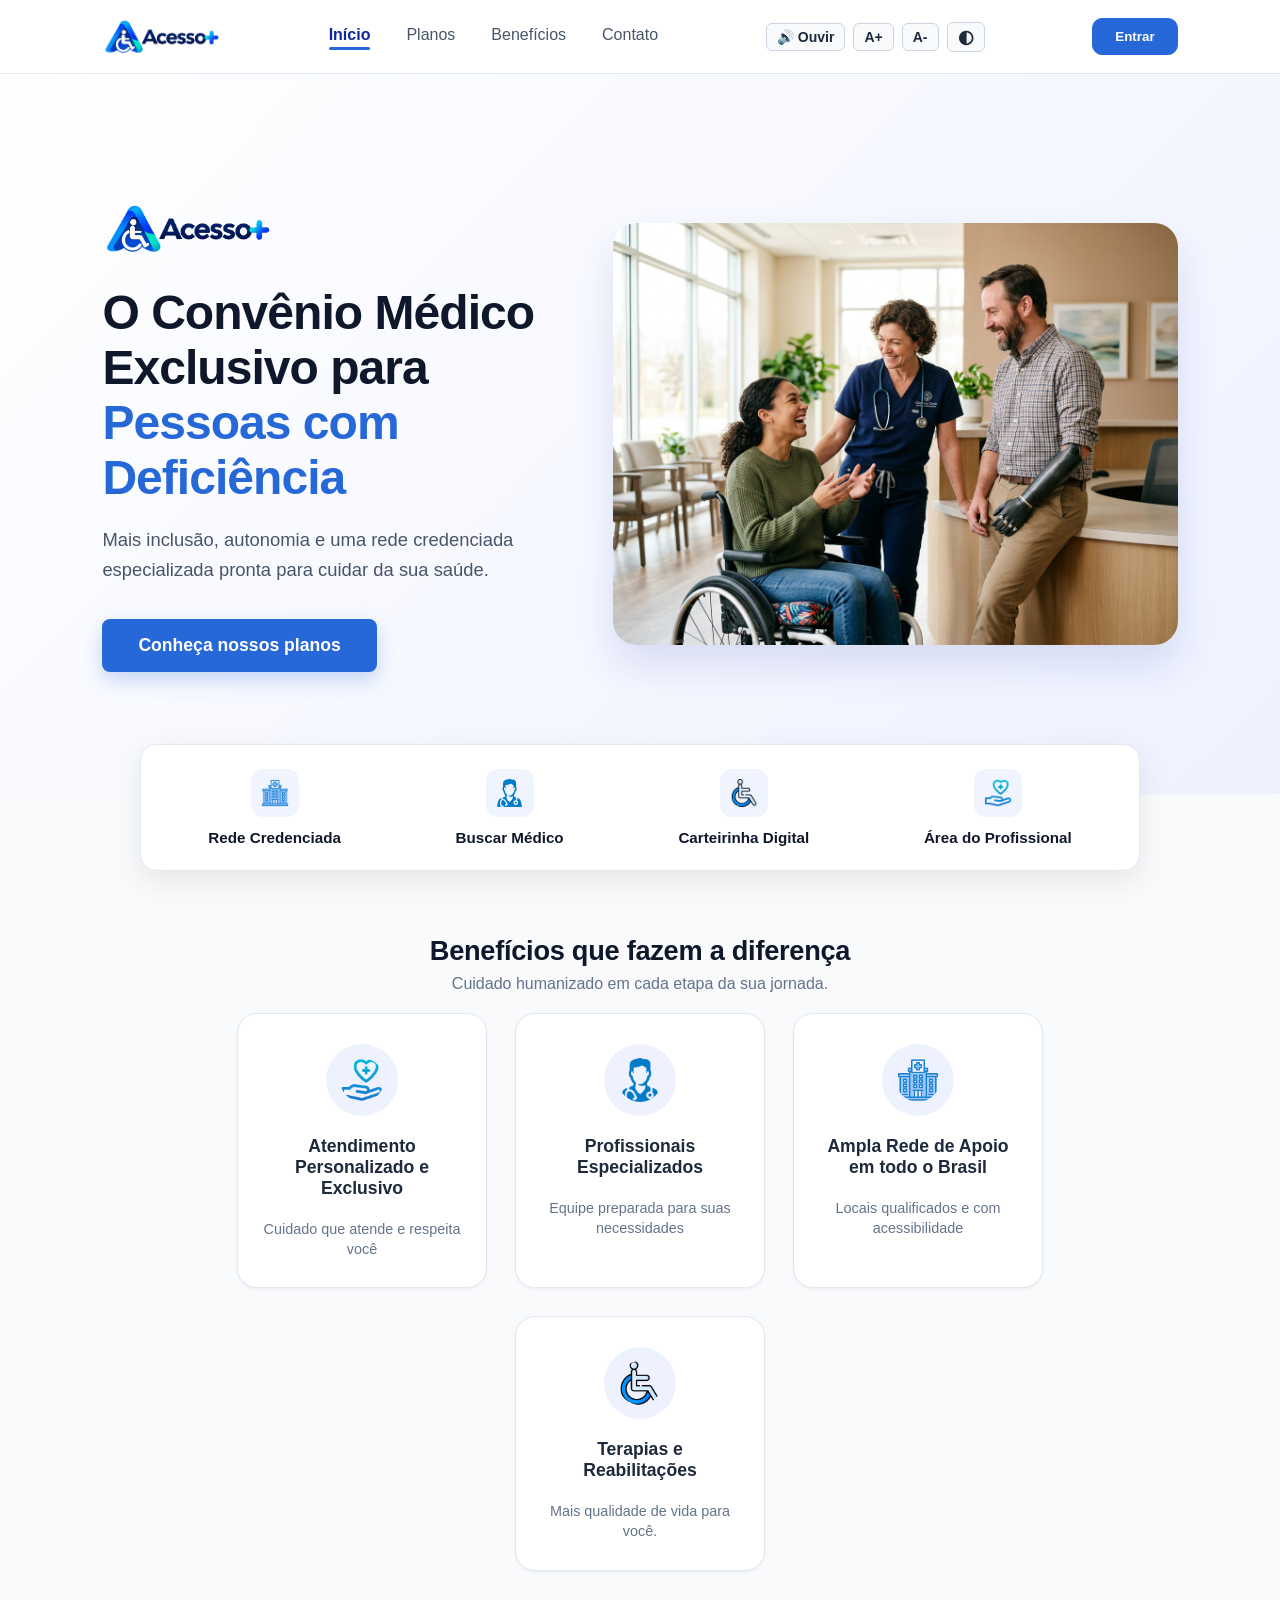
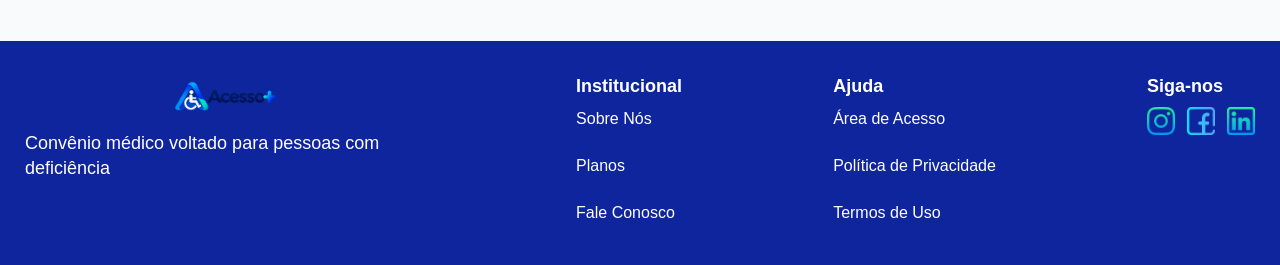
<file: index.html>
<!DOCTYPE html>
<html lang="pt-br">
<head>
    <meta charset="UTF-8">
    <meta name="viewport" content="width=device-width, initial-scale=1.0">
    <title>Acesso+</title>
    <link rel="stylesheet" href="css/edit.css">
    <link rel="stylesheet" href="css/acessibilidade.css">
</head>
<body>
    <nav>
        <div class="img-logo">
            <img src="img/logo.png" alt="Logo Acesso+" class="logo-img">
        </div>

        <div class="links-nav">
            <a href="index.html" class="link-ativo">Início</a>
            <a href="planos.html">Planos</a>
            <a href="#beneficios">Benefícios</a>
            <a href="#contato">Contato</a>
        </div>

        <!-- Botões de Acessibilidade -->
        <div class="acessibilidade-botoes" aria-label="Controles de acessibilidade">
            <button type="button" id="btn-leitor-voz" onclick="ligarLeitorVoz()" title="Leitor de Tela" class="btn-acessibilidade">🔊 Ouvir</button>
            <button type="button" onclick="mudarFonte(1)" title="Aumentar Texto" class="btn-acessibilidade">A+</button>
            <button type="button" onclick="mudarFonte(-1)" title="Diminuir Texto" class="btn-acessibilidade">A-</button>
            <button type="button" onclick="alternarContraste()" title="Modo Escuro/Alto Contraste" class="btn-acessibilidade icone">◐</button>
        </div>

        <button class="btn-nav" onclick="irParaLogin()">Entrar</button>
    </nav>

    <header>
        <div class="header-content">
            <img src="img/logo.png" alt="Logo Acesso+" class="hero-logo">
            <h1 class="hero-title">O Convênio Médico Exclusivo para <span class="highlight">Pessoas com Deficiência</span></h1>
            <p>Mais inclusão, autonomia e uma rede credenciada especializada pronta para cuidar da sua saúde.</p>
            <a href="planos.html" class="btn-planos">Conheça nossos planos</a>
        </div>
        <div class="img-header">
            <img src="img/pessoas_home_nova_foto.jpg" alt="Foto realista de pacientes com deficiência interagindo com uma médica">
        </div>
    </header>

    <div class="quick-access-container">
        <div class="quick-access">
            <a href="redeCredenciada.php" class="qa-item">
                <img src="img/hospital.png" alt="Hospital">
                <span>Rede Credenciada</span>
            </a>
            <a href="areaUsuario.php" class="qa-item">
                <img src="img/medico.png" alt="Médico">
                <span>Buscar Médico</span>
            </a>
            <a href="areaUsuario.php" class="qa-item">
                <img src="img/pcd.png" alt="Carteirinha">
                <span>Carteirinha Digital</span>
            </a>
            <a href="loginProfissional.html" class="qa-item">
                <img src="img/cuidados-de-saude.png" alt="Profissional">
                <span>Área do Profissional</span>
            </a>
        </div>
    </div>

    <main id="beneficios">
        <h1>Benefícios que fazem a diferença</h1>
        <p class="cards-introducao">Cuidado humanizado em cada etapa da sua jornada.</p>

        <div class="cards">
            <div class="card-content">
                <img src="img/cuidados-de-saude.png" alt="Ícone de cuidados de saúde" class="card-img">
                <div class="card-body">
                    <h3 class="card-title">Atendimento Personalizado e Exclusivo</h3>
                    <p class="card-description">Cuidado que atende e respeita você</p>
                </div>
            </div>

            <div class="card-content">
                <img src="img/medico.png" alt="Ícone de profissional de saúde" class="card-img">
                <div class="card-body">
                    <h3 class="card-title">Profissionais Especializados</h3>
                    <p class="card-description">Equipe preparada para suas necessidades</p>
                </div>
            </div>

            <div class="card-content">
                <img src="img/hospital.png" alt="Ícone de hospital" class="card-img">
                <div class="card-body">
                    <h3 class="card-title">Ampla Rede de Apoio em todo o Brasil</h3>
                    <p class="card-description">Locais qualificados e com acessibilidade</p>
                </div>
            </div>

            <div class="card-content">
                <img src="img/pcd.png" alt="Ícone representando pessoa com deficiência" class="card-img">
                <div class="card-body">
                    <h3 class="card-title">Terapias e Reabilitações</h3>
                    <p class="card-description">Mais qualidade de vida para você.</p>
                </div>
            </div>
        </div>
    </main>

    <footer id="contato">
        <div class="footer-content">
            <div class="footer-block">
                <img src="img/logo.png" alt="Logo Acesso+" class="img-logo-footer">
                <p>Convênio médico voltado para pessoas com deficiência</p>
            </div>

            <div class="footer-block">
                <h4>Institucional</h4>
                <a href="#beneficios">Sobre Nós</a>
                <br>
                <a href="planos.html">Planos</a>
                <br>
                <a href="#contato">Fale Conosco</a>
            </div>

            <div class="footer-block">
                <h4>Ajuda</h4>
                <a href="escolhaLogin.html">Área de Acesso</a>
                <br>
                <a href="#contato">Política de Privacidade</a>
                <br>
                <a href="#contato">Termos de Uso</a>
            </div>

            <div class="footer-siga">
                <h4>Siga-nos</h4>
                <div class="social-icons">
                    <a href="https://www.instagram.com" target="_blank" rel="noopener noreferrer"><img src="img/instagram.png" alt="Instagram" class="footer-img-siganos"></a>
                    <a href="https://www.facebook.com" target="_blank" rel="noopener noreferrer"><img src="img/facebook.png" alt="Facebook" class="footer-img-siganos"></a>
                    <a href="https://www.linkedin.com" target="_blank" rel="noopener noreferrer"><img src="img/linkedin.png" alt="LinkedIn" class="footer-img-siganos"></a>
                </div>
            </div>
        </div>
    </footer>

    <!-- Widget oficial VLibras (Tradução em Libras - Gov.br) -->
    <div vw class="enabled">
        <div vw-access-button class="active"></div>
        <div vw-plugin-wrapper>
            <div class="vw-plugin-top-wrapper"></div>
        </div>
    </div>
    <script src="https://vlibras.gov.br/app/vlibras-plugin.js"></script>
    <script>
        new window.VLibras.Widget('https://vlibras.gov.br/app');
    </script>

    <script src="js/index.js"></script>
    <script src="js/acessibilidade.js"></script>
</body>
</html>
</file>
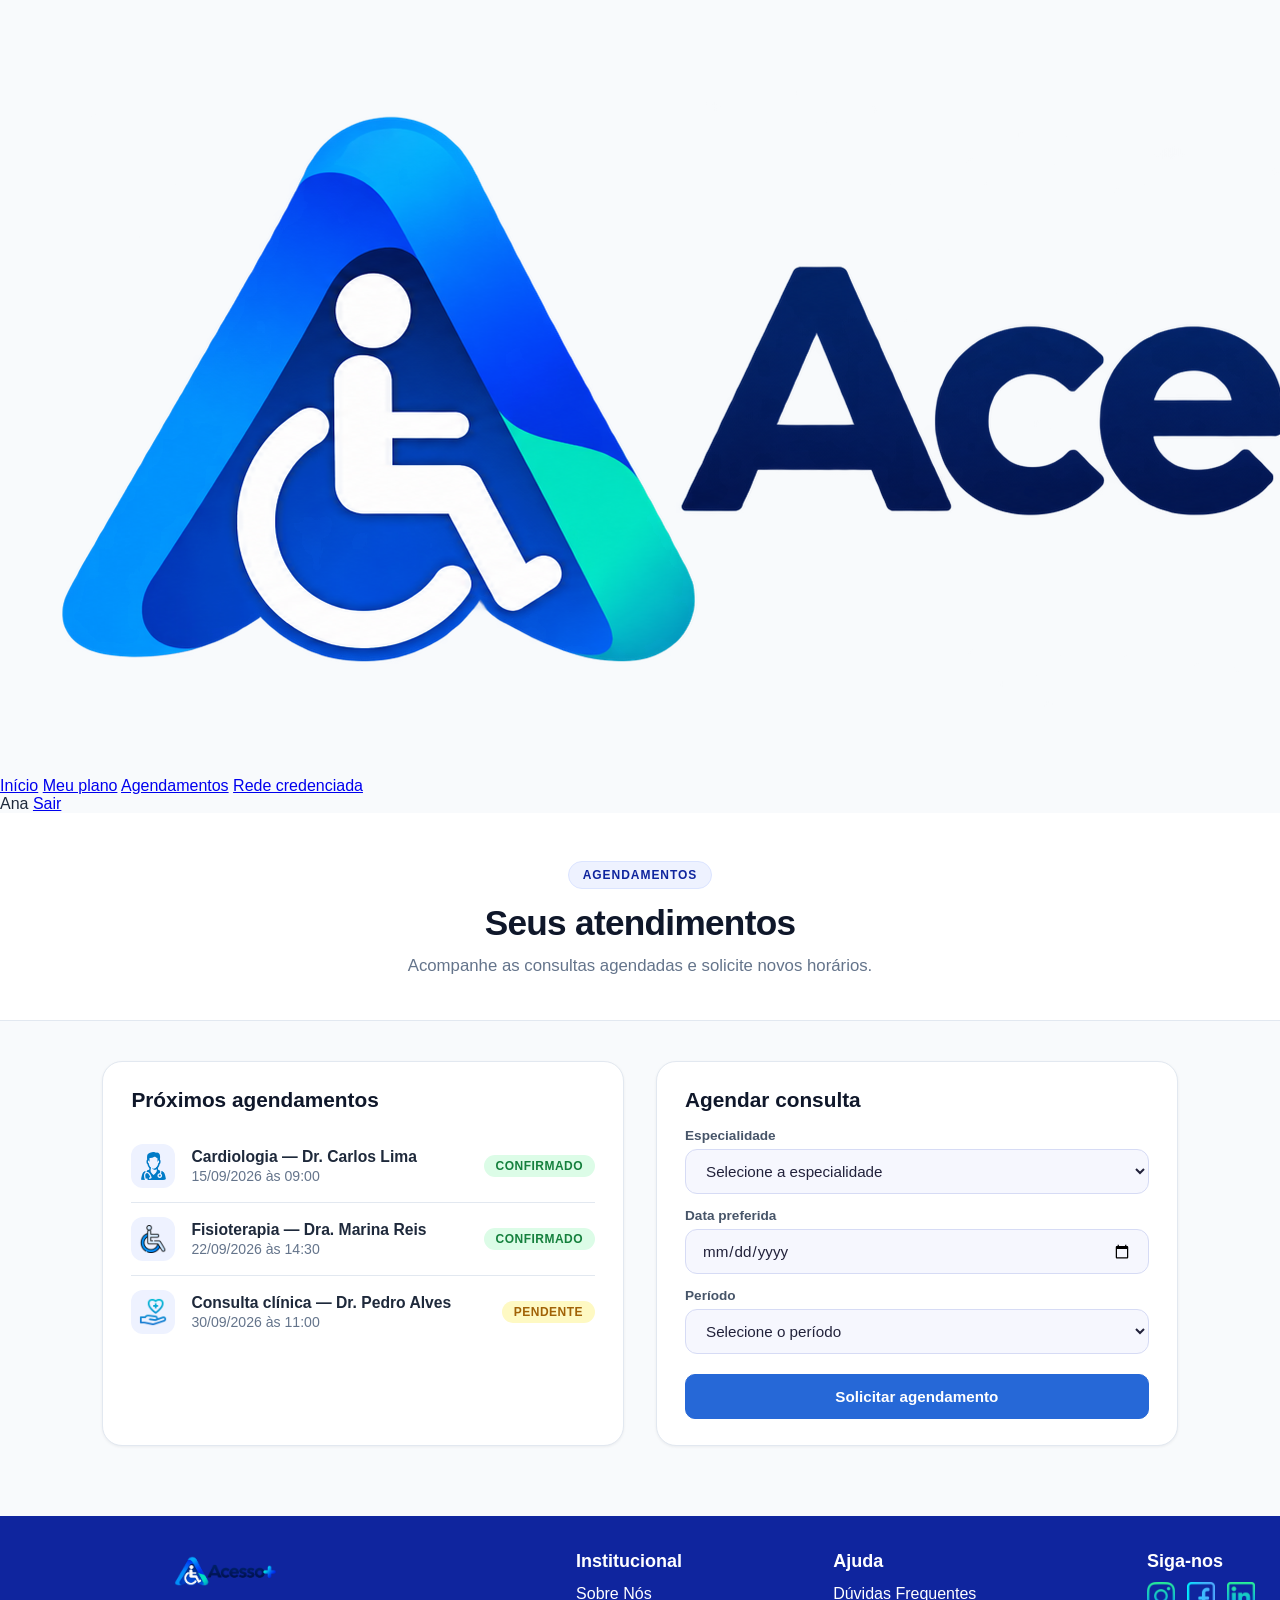
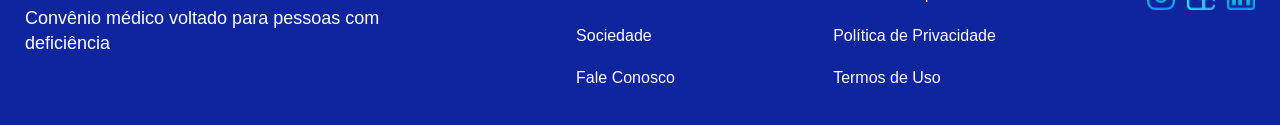
<file: agendamentos.html>
<!DOCTYPE html>
<html lang="pt-br">
<head>
    <meta charset="UTF-8">
    <meta name="viewport" content="width=device-width, initial-scale=1.0">
    <title>Acesso+ | Agendamentos</title>
    <link rel="stylesheet" href="css/areaUsuario.css">
</head>
<body>
    <nav>
        <div class="img-logo">
            <img src="img/logo.png" alt="Logo Acesso+" class="logo-img">
        </div>

        <div class="links-nav">
            <a href="areaUsuario.html">Início</a>
            <a href="meuPlano.html">Meu plano</a>
            <a href="agendamentos.html" class="link-ativo">Agendamentos</a>
            <a href="redeCredenciada.html">Rede credenciada</a>
        </div>

        <div class="nav-usuario">
            <span class="nav-nome">Ana</span>
            <a href="index.html" class="btn-nav">Sair</a>
        </div>
    </nav>

    <header class="area-header">
        <div class="header-content">
            <span class="eyebrow">Agendamentos</span>
            <h1>Seus atendimentos</h1>
            <p>Acompanhe as consultas agendadas e solicite novos horários.</p>
        </div>
    </header>

    <main>
        <div class="painel">
            <section class="agendamentos">
                <h2>Próximos agendamentos</h2>

                <!-- Dados fictícios para demonstração acadêmica do TCC. -->
                <div class="agendamento-item">
                    <img src="img/medico.png" alt="Ícone de consulta" class="agendamento-icone">
                    <div class="agendamento-info">
                        <h3>Cardiologia — Dr. Carlos Lima</h3>
                        <p>15/09/2026 às 09:00</p>
                    </div>
                    <span class="status confirmado">Confirmado</span>
                </div>

                <div class="agendamento-item">
                    <img src="img/pcd.png" alt="Ícone de fisioterapia" class="agendamento-icone">
                    <div class="agendamento-info">
                        <h3>Fisioterapia — Dra. Marina Reis</h3>
                        <p>22/09/2026 às 14:30</p>
                    </div>
                    <span class="status confirmado">Confirmado</span>
                </div>

                <div class="agendamento-item">
                    <img src="img/cuidados-de-saude.png" alt="Ícone de consulta clínica" class="agendamento-icone">
                    <div class="agendamento-info">
                        <h3>Consulta clínica — Dr. Pedro Alves</h3>
                        <p>30/09/2026 às 11:00</p>
                    </div>
                    <span class="status pendente">Pendente</span>
                </div>
            </section>

            <section class="novo-agendamento">
                <h2>Agendar consulta</h2>

                <form action="agendamentos.html">
                    <label for="especialidade">Especialidade</label>
                    <select id="especialidade" name="especialidade" required>
                        <option value="" disabled selected hidden>Selecione a especialidade</option>
                        <option value="cardiologia">Cardiologia</option>
                        <option value="fonoaudiologia">Fonoaudiologia</option>
                        <option value="fisioterapia">Fisioterapia</option>
                        <option value="clinica">Clínica geral</option>
                    </select>

                    <label for="data">Data preferida</label>
                    <input type="date" id="data" name="data" required>

                    <label for="periodo">Período</label>
                    <select id="periodo" name="periodo" required>
                        <option value="" disabled selected hidden>Selecione o período</option>
                        <option value="manha">Manhã</option>
                        <option value="tarde">Tarde</option>
                    </select>

                    <button type="submit">Solicitar agendamento</button>
                </form>
            </section>
        </div>
    </main>

    <footer>
        <div class="footer-content">
            <div class="footer-block">
                <img src="img/logo.png" alt="Logo Acesso+" class="img-logo-footer">
                <p>Convênio médico voltado para pessoas com deficiência</p>
            </div>

            <div class="footer-block">
                <h4>Institucional</h4>
                <a href="">Sobre Nós</a>
                <br>
                <a href="">Sociedade</a>
                <br>
                <a href="">Fale Conosco</a>
            </div>

            <div class="footer-block">
                <h4>Ajuda</h4>
                <a href="">Dúvidas Frequentes</a>
                <br>
                <a href="">Política de Privacidade</a>
                <br>
                <a href="">Termos de Uso</a>
            </div>

            <div class="footer-siga">
                <h4>Siga-nos</h4>
                <div class="social-icons">
                    <a href="youtube.com"><img src="img/instagram.png" alt="Instagram" class="footer-img-siganos"></a>
                    <a href=""><img src="img/facebook.png" alt="Facebook" class="footer-img-siganos"></a>
                    <a href=""><img src="img/linkedin.png" alt="LinkedIn" class="footer-img-siganos"></a>
                </div>
            </div>
        </div>
    </footer>
</body>
</html>
</file>
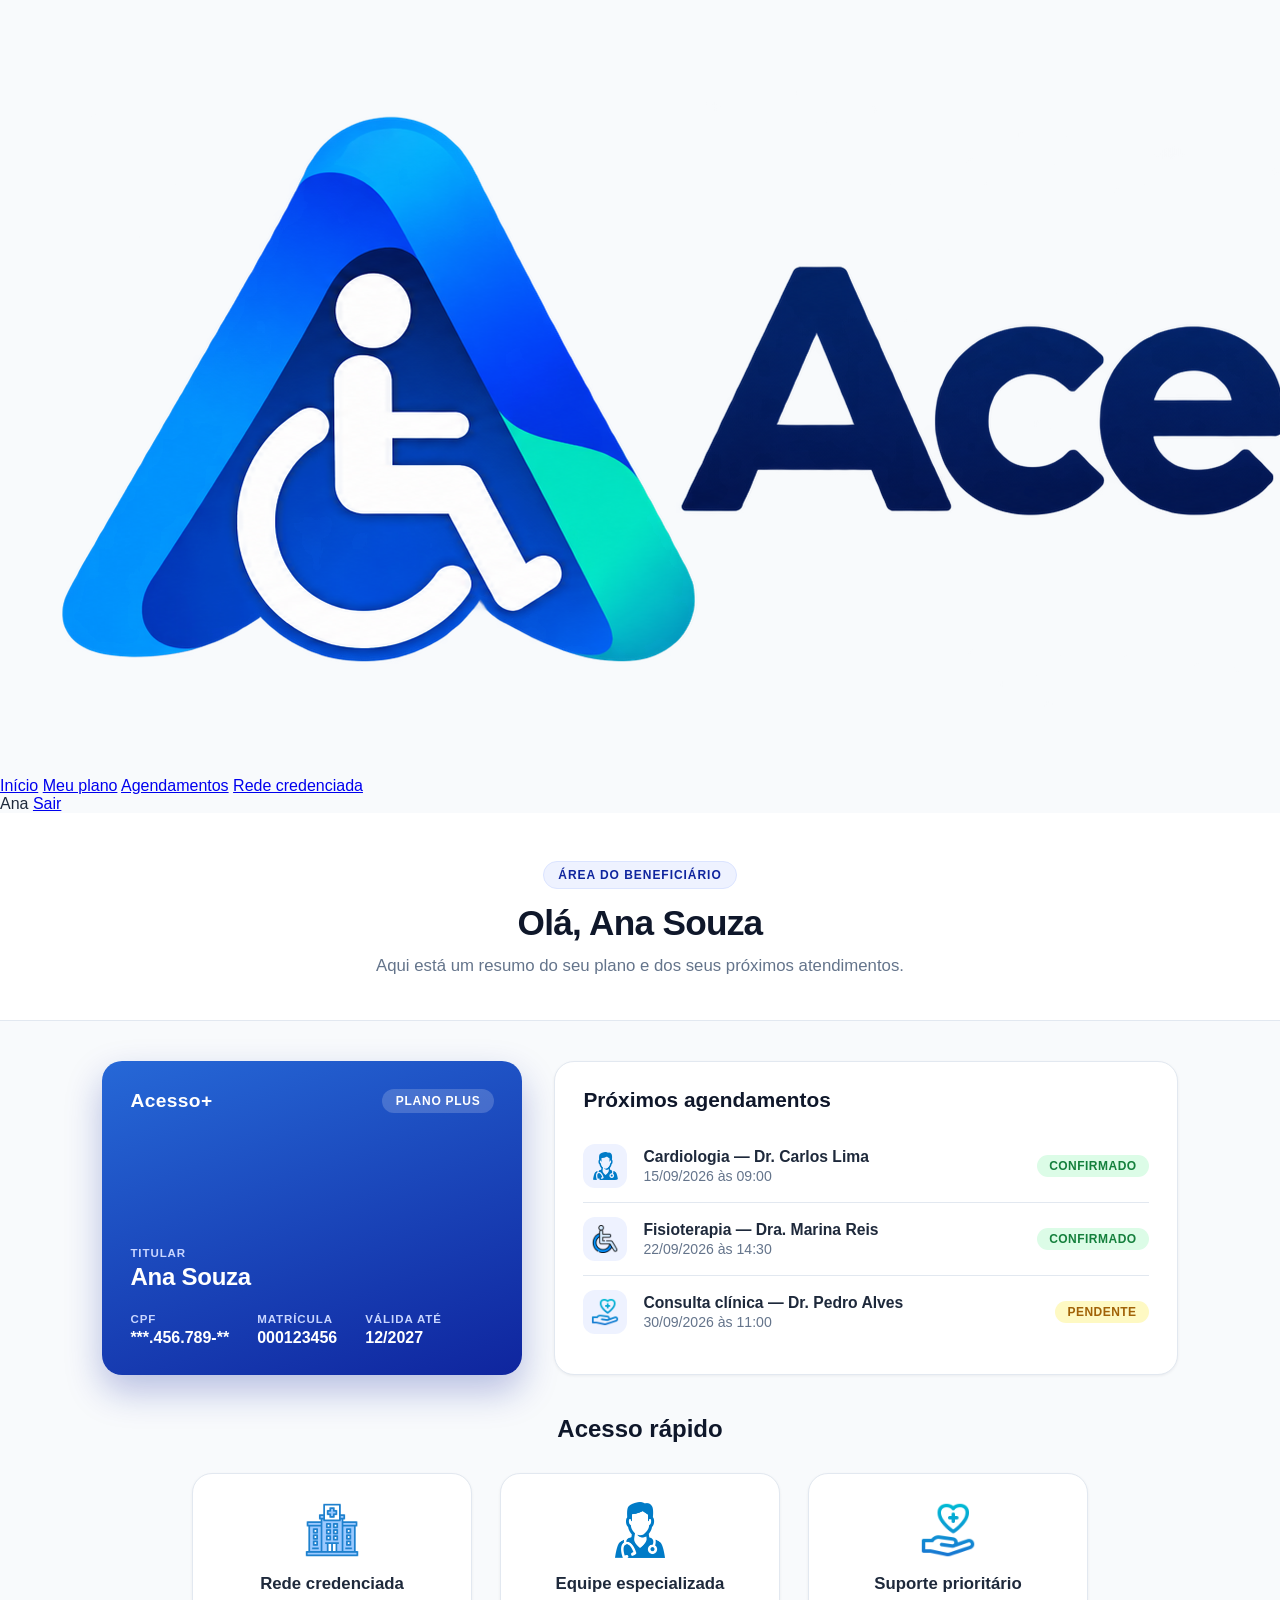
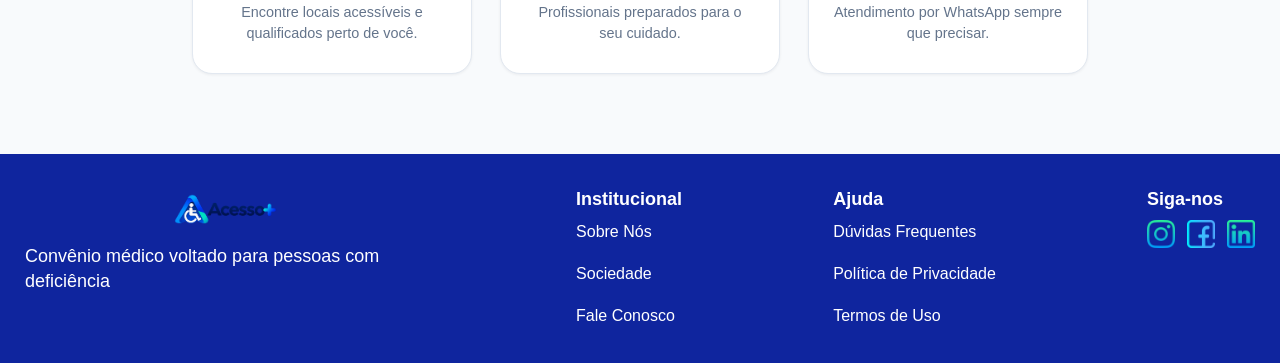
<file: areaUsuario.html>
<!DOCTYPE html>
<html lang="pt-br">
<head>
    <meta charset="UTF-8">
    <meta name="viewport" content="width=device-width, initial-scale=1.0">
    <title>Acesso+ | Área do Beneficiário</title>
    <link rel="stylesheet" href="css/areaUsuario.css">
</head>
<body>
    <nav>
        <div class="img-logo">
            <img src="img/logo.png" alt="Logo Acesso+" class="logo-img">
        </div>

        <div class="links-nav">
            <a href="areaUsuario.html" class="link-ativo">Início</a>
            <a href="meuPlano.html">Meu plano</a>
            <a href="agendamentos.html">Agendamentos</a>
            <a href="redeCredenciada.html">Rede credenciada</a>
        </div>

        <div class="nav-usuario">
            <span class="nav-nome">Ana</span>
            <a href="index.html" class="btn-nav">Sair</a>
        </div>
    </nav>

    <header class="area-header">
        <div class="header-content">
            <span class="eyebrow">Área do beneficiário</span>
            <h1>Olá, Ana Souza</h1>
            <p>Aqui está um resumo do seu plano e dos seus próximos atendimentos.</p>
        </div>
    </header>

    <main>
        <div class="painel">
            <!-- Dados fictícios para demonstração acadêmica do TCC. -->
            <article class="carteirinha">
                <div class="carteirinha-topo">
                    <span class="carteirinha-marca">Acesso+</span>
                    <span class="carteirinha-plano">Plano Plus</span>
                </div>
                <div class="carteirinha-info">
                    <p class="carteirinha-rotulo">Titular</p>
                    <h2 class="carteirinha-nome">Ana Souza</h2>
                    <div class="carteirinha-dados">
                        <div>
                            <p class="carteirinha-rotulo">CPF</p>
                            <p class="carteirinha-valor">***.456.789-**</p>
                        </div>
                        <div>
                            <p class="carteirinha-rotulo">Matrícula</p>
                            <p class="carteirinha-valor">000123456</p>
                        </div>
                        <div>
                            <p class="carteirinha-rotulo">Válida até</p>
                            <p class="carteirinha-valor">12/2027</p>
                        </div>
                    </div>
                </div>
            </article>

            <section class="agendamentos">
                <h2>Próximos agendamentos</h2>

                <div class="agendamento-item">
                    <img src="img/medico.png" alt="Ícone de consulta" class="agendamento-icone">
                    <div class="agendamento-info">
                        <h3>Cardiologia — Dr. Carlos Lima</h3>
                        <p>15/09/2026 às 09:00</p>
                    </div>
                    <span class="status confirmado">Confirmado</span>
                </div>

                <div class="agendamento-item">
                    <img src="img/pcd.png" alt="Ícone de fisioterapia" class="agendamento-icone">
                    <div class="agendamento-info">
                        <h3>Fisioterapia — Dra. Marina Reis</h3>
                        <p>22/09/2026 às 14:30</p>
                    </div>
                    <span class="status confirmado">Confirmado</span>
                </div>

                <div class="agendamento-item">
                    <img src="img/cuidados-de-saude.png" alt="Ícone de consulta clínica" class="agendamento-icone">
                    <div class="agendamento-info">
                        <h3>Consulta clínica — Dr. Pedro Alves</h3>
                        <p>30/09/2026 às 11:00</p>
                    </div>
                    <span class="status pendente">Pendente</span>
                </div>
            </section>
        </div>

        <section class="acesso-rapido">
            <h2>Acesso rápido</h2>

            <div class="cards">
                <div class="card-content">
                    <img src="img/hospital.png" alt="Ícone de hospital" class="card-img">
                    <div class="card-body">
                        <h3 class="card-title">Rede credenciada</h3>
                        <p class="card-description">Encontre locais acessíveis e qualificados perto de você.</p>
                    </div>
                </div>

                <div class="card-content">
                    <img src="img/medico.png" alt="Ícone de profissional de saúde" class="card-img">
                    <div class="card-body">
                        <h3 class="card-title">Equipe especializada</h3>
                        <p class="card-description">Profissionais preparados para o seu cuidado.</p>
                    </div>
                </div>

                <div class="card-content">
                    <img src="img/cuidados-de-saude.png" alt="Ícone de suporte" class="card-img">
                    <div class="card-body">
                        <h3 class="card-title">Suporte prioritário</h3>
                        <p class="card-description">Atendimento por WhatsApp sempre que precisar.</p>
                    </div>
                </div>
            </div>
        </section>
    </main>

    <footer>
        <div class="footer-content">
            <div class="footer-block">
                <img src="img/logo.png" alt="Logo Acesso+" class="img-logo-footer">
                <p>Convênio médico voltado para pessoas com deficiência</p>
            </div>

            <div class="footer-block">
                <h4>Institucional</h4>
                <a href="">Sobre Nós</a>
                <br>
                <a href="">Sociedade</a>
                <br>
                <a href="">Fale Conosco</a>
            </div>

            <div class="footer-block">
                <h4>Ajuda</h4>
                <a href="">Dúvidas Frequentes</a>
                <br>
                <a href="">Política de Privacidade</a>
                <br>
                <a href="">Termos de Uso</a>
            </div>

            <div class="footer-siga">
                <h4>Siga-nos</h4>
                <div class="social-icons">
                    <a href="youtube.com"><img src="img/instagram.png" alt="Instagram" class="footer-img-siganos"></a>
                    <a href=""><img src="img/facebook.png" alt="Facebook" class="footer-img-siganos"></a>
                    <a href=""><img src="img/linkedin.png" alt="LinkedIn" class="footer-img-siganos"></a>
                </div>
            </div>
        </div>
    </footer>
</body>
</html>
</file>
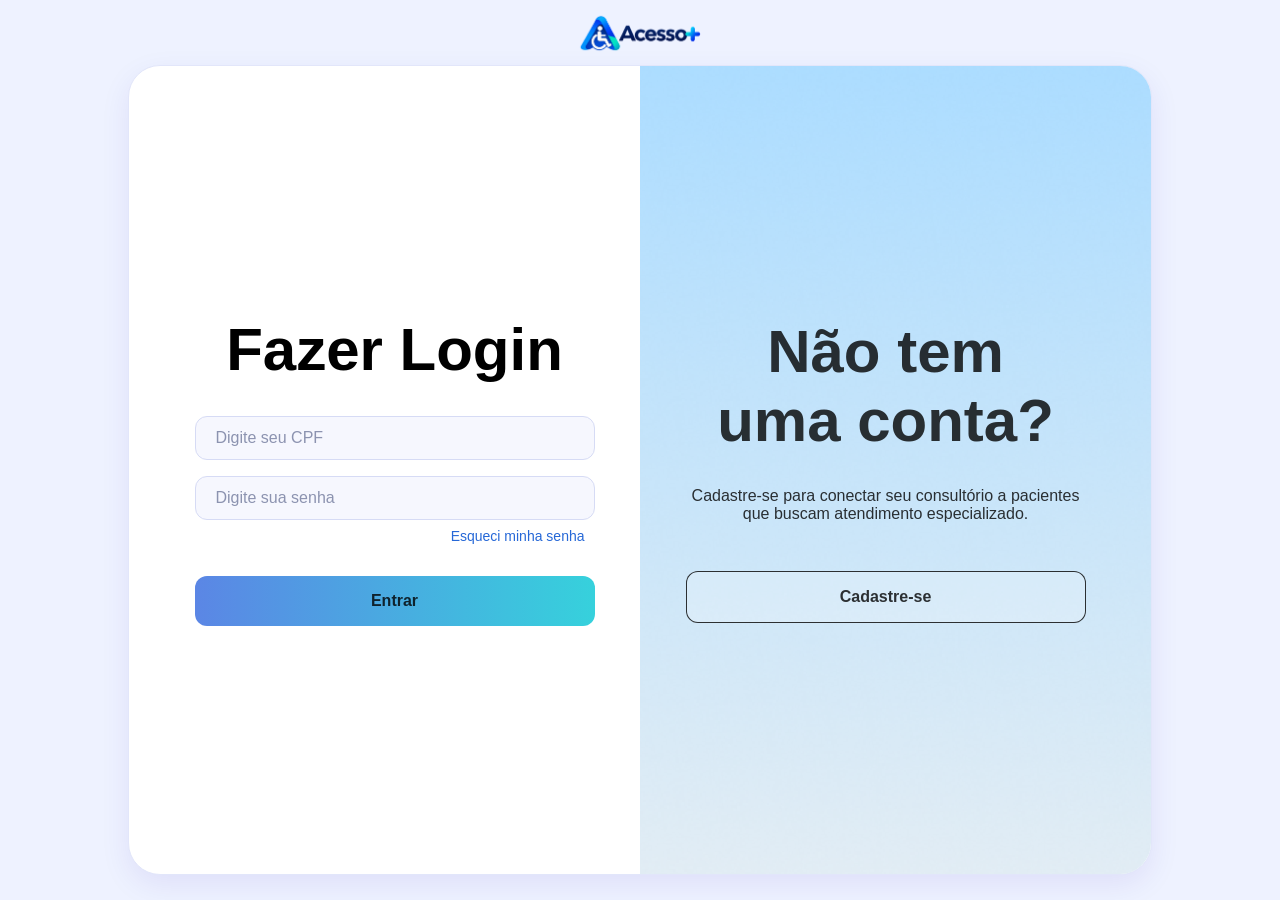
<file: loginProfissional.html>
<!DOCTYPE html>
<html lang="PT-br">
<head>
    <meta charset="UTF-8">
    <meta name="viewport" content="width=device-width, initial-scale=1.0">
    <title>Login Acesso+</title>
    <link rel="stylesheet" href="css/loginProfissional.css">
</head>
<body>
        <section class="containerPai">

    <a href="index.html" class="logo-card"><img src="img/logo.png" alt="Logo Acesso+ e Voltar para tela inicial" ></a>

            <div class="card loginActive">

                <div class="esquerda">
                    <div class="formLogin">
                        <h2>Fazer Login</h2>
                        <form action="FloginProfissional.php" method="post">
                            <input type="text" name="CPF" placeholder="Digite seu CPF" aria-label="Digite seu CPF" required maxlength="11">
                            <input type="password" name="senha" placeholder="Digite sua senha" aria-label="Digite sua senha" required>

                            <a href="#" class="esqueci-senha" aria-label="Esqueci minha senha">Esqueci minha senha</a>

                            <button type="submit" name="submit">Entrar</button>
                        </form>
                    </div>
                    <div class="facaLogin">
                        <h2>Já tem <br> uma conta?</h2>
                        <p>Já é um profissional credenciado? Faça login para acessar sua agenda. </p>
                        <button class="loginButton">Faça login</button>
                    </div>
                </div>
                <div class="direita">
                    <div class="formCadastro">
                        <h2>Cadastro</h2>
                        <form action="FcadastroProfissional.php" method="post">
                    <input type="text" name="nome" placeholder="Digite seu nome completo" aria-label="Digite seu nome completo" required>
                    <input type="email" name="email" placeholder="Digite seu e-mail" aria-label="Digite seu e-mail" required>
                    <input type="text" name="telefone" required maxlength="11" placeholder="Número de telefone" aria-label="Número de telefone"> 
                    
                    <div class="campos-duplos">
                        <input type="text" name="registro" required placeholder="Nº Reg. (CRM, etc)" aria-label="Número de registro" class="input-curto">
                        <select name="uf_registro" aria-label="Estado (UF) do Registro" required class="input-curto">
                            <option value="" disabled selected hidden>UF do Registro</option>
                            <option value="AC">AC</option><option value="AL">AL</option><option value="AP">AP</option><option value="AM">AM</option><option value="BA">BA</option><option value="CE">CE</option><option value="DF">DF</option><option value="ES">ES</option><option value="GO">GO</option><option value="MA">MA</option><option value="MT">MT</option><option value="MS">MS</option><option value="MG">MG</option><option value="PA">PA</option><option value="PB">PB</option><option value="PR">PR</option><option value="PE">PE</option><option value="PI">PI</option><option value="RJ">RJ</option><option value="RN">RN</option><option value="RS">RS</option><option value="RO">RO</option><option value="RR">RR</option><option value="SC">SC</option><option value="SP">SP</option><option value="SE">SE</option><option value="TO">TO</option>
                        </select>
                    </div>

                    <select name="especialidade" aria-label="Selecione sua Especialidade" required>
                        <option value="" disabled selected hidden>Especialidade</option>
                        <option value="cardiologia">Cardiologia</option>
                        <option value="fonoaudiologia">Fonoaudiologia</option>
                        <option value="fisioterapia">Fisioterapia</option>
                        <option value="clinica">Clínica Geral</option>
                        <option value="psicologia">Psicologia</option>
                        <option value="nutricao">Nutrição</option>
                    </select>

                    <div class="campos-duplos">
                        <input type="text" name="CEP" placeholder="CEP do Consultório" aria-label="CEP do consultório" required maxlength="8" class="input-curto">
                        <input type="text" name="numero" placeholder="Nº (Ex: 123)" aria-label="Número do consultório" required class="input-curto">
                    </div>

                    <div class="campos-duplos">
                        <input type="text" name="CPF" placeholder="CPF" aria-label="Digite seu CPF" required maxlength="11" class="input-curto">
                        <input type="text" name="data_nasc" placeholder="Data Nasc." aria-label="Data de nascimento" onfocus="(this.type='date')" onblur="if(!this.value) this.type='text'" class="input-curto" required>
                    </div>

                    <select id="genero" name="genero" aria-label="Selecione seu Gênero" required>
                        <option value="" disabled selected hidden>Selecione seu Gênero</option>
                        <option value="feminino">Feminino</option>
                        <option value="masculino">Masculino</option>
                        <option value="nao-binario">Não-binário</option>
                        <option value="outro">Outro</option>
                        <option value="prefiro-nao-informar">Prefiro não informar</option>
                    </select>
                    
                    <input type="password" name="senha" id="senha" placeholder="Digite sua senha" aria-label="Digite sua senha" required>
                    <input type="password" id="conf_senha" placeholder="Confirme sua senha" aria-label="Confirme sua senha" required>
                    
                    <button type="submit">Cadastrar</button>
                </form>
                    </div>
                    <div class="facaCadastro">
                        <h2>Não tem <br> uma conta?</h2>
                        <p>Cadastre-se para conectar seu consultório a pacientes que buscam atendimento especializado. </p>
                        <button class="cadastroButton">Cadastre-se</button>
                    </div>
                </div>
            </div>
        </section>
        <script src="js/loginProfissional.js"></script>
</body>
</html>
</file>
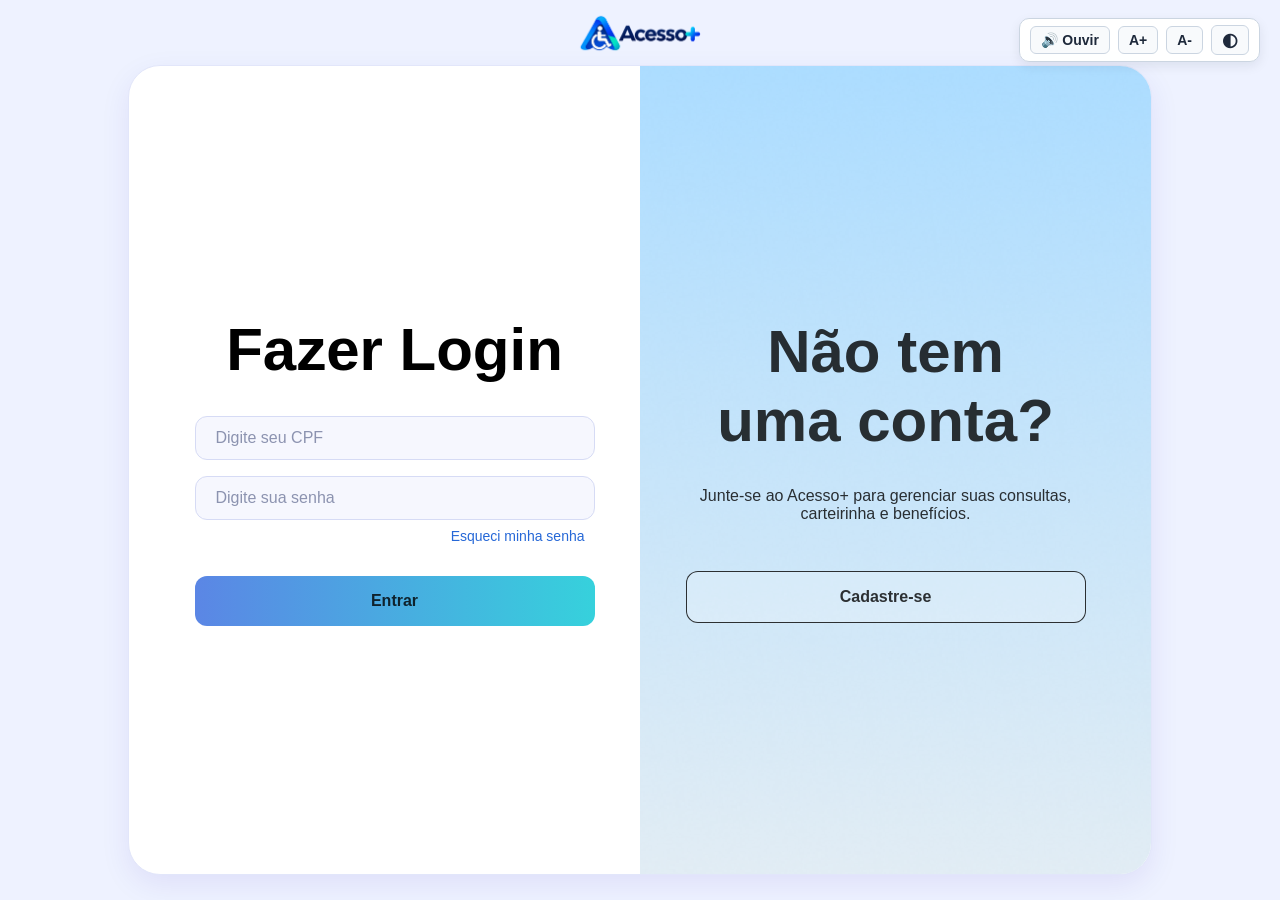
<file: loginUser.html>
<!DOCTYPE html>
<html lang="PT-br">
<head>
    <meta charset="UTF-8">
    <meta name="viewport" content="width=device-width, initial-scale=1.0">
    <title>Login Acesso+</title>
    <link rel="stylesheet" href="css/loginUser.css">
    <link rel="stylesheet" href="css/acessibilidade.css">
</head>
<body>
    <div class="acessibilidade-botoes acessibilidade-flutuante" aria-label="Controles de acessibilidade">
        <button type="button" id="btn-leitor-voz" onclick="ligarLeitorVoz()" title="Leitor de Tela" class="btn-acessibilidade">🔊 Ouvir</button>
        <button type="button" onclick="mudarFonte(1)" title="Aumentar Texto" class="btn-acessibilidade">A+</button>
        <button type="button" onclick="mudarFonte(-1)" title="Diminuir Texto" class="btn-acessibilidade">A-</button>
        <button type="button" onclick="alternarContraste()" title="Modo Escuro/Alto Contraste" class="btn-acessibilidade icone">◐</button>
    </div>
        <section class="containerPai">

    <a href="index.html" class="logo-card"><img src="img/logo.png" alt="Logo Acesso+ e Voltar para tela inicial" ></a>

            <div class="card loginActive">

                <div class="esquerda">
                    <div class="formLogin">
                        <h2>Fazer Login</h2>
                        <form action="FloginUser.php" method="post">
                            <input type="text" name="CPF" placeholder="Digite seu CPF" aria-label="Digite seu CPF" required maxlength="11">
                            <input type="password" name="senha" placeholder="Digite sua senha" aria-label="Digite sua senha" required>

                            <a href="esqueciSenha.html" class="esqueci-senha" aria-label="Esqueci minha senha">Esqueci minha senha</a>

                            <button type="submit" name="submit">Entrar</button>
                        </form>
                    </div>
                    <div class="facaLogin">
                        <h2>Já tem <br> uma conta?</h2>
                        <p>Já faz parte do Acesso+? Entre para acessar seus agendamentos e benefícios. </p>
                        <button class="loginButton">Faça login</button>
                    </div>
                </div>
                <div class="direita">
                    <div class="formCadastro">
                        <h2>Cadastro</h2>
                        <form action="FcadastroUser.php" method="post">
                    <input type="text" name="nome" placeholder="Digite seu nome completo" aria-label="Digite seu nome completo" required>
                    <input type="email" name="email" placeholder="Digite seu e-mail" aria-label="Digite seu e-mail" required>
                    <input type="text" name="telefone" id="" required maxlength="11" placeholder="Número de telefone" aria-label="Número de telefone"> 
                    <input type="text" name="CPF" placeholder="Digite seu CPF" aria-label="Digite seu CPF" required maxlength="11">
                    
                    <div class="campos-duplos">
                        <input type="text" name="CEP" placeholder="CEP" aria-label="CEP" required class="input-curto" maxlength="8">
                        <input type="text" name="numero" placeholder="Nº (Ex: 123)" aria-label="Número da residência" required class="input-curto">
                    </div>
                    <input type="text" name="data_nasc" placeholder="Data de nascimento" aria-label="Data de nascimento" required onfocus="(this.type='date')" onblur="if(!this.value) this.type='text'">

                    <select id="genero" name="genero" aria-label="Selecione seu Gênero" required>
                        <option value="" disabled selected hidden>Selecione seu Gênero</option>
                        <option value="feminino">Feminino</option>
                        <option value="masculino">Masculino</option>
                        <option value="nao-binario">Não-binário</option>
                        <option value="outro">Outro</option>
                        <option value="prefiro-nao-informar">Prefiro não informar</option>
                    </select>

                    <select name="est_civil" id="est_civil" aria-label="Selecione seu Estado Civil" required>
                        <option value="" disabled selected hidden>Selecione seu Estado Civil</option>
                        <option value="solteiro(a)">Solteiro(a)</option>
                        <option value="casado(a)">Casado(a)</option>
                        <option value="viuvo(a)">Viúvo(a)</option>
                        <option value="divorciado(a)">Divorciado(a)</option>
                        <option value="separado(a)">Separado(a) judicialmente</option>
                    </select>

                    <select name="id_plano" id="id_plano" aria-label="Escolha seu Plano" required>
                        <option value="" disabled selected hidden>Escolha seu Plano</option>
                        <option value="1">Plano Essencial (R$ 89,90)</option>
                        <option value="2">Plano Plus (R$ 149,90)</option>
                        <option value="3">Plano Premium (R$ 219,90)</option>
                    </select>                   
                    
                    <input type="password" name="senha" id="senha" placeholder="Digite sua senha" aria-label="Digite sua senha" required>
                    <input type="password" id="conf_senha" placeholder="Confirme sua senha" aria-label="Confirme sua senha" required>
                    
                    <button type="submit">Cadastrar</button>
                </form>
                    </div>
                    <div class="facaCadastro">
                        <h2>Não tem <br> uma conta?</h2>
                        <p>Junte-se ao Acesso+ para gerenciar suas consultas, carteirinha e benefícios.</p>
                        <button class="cadastroButton">Cadastre-se</button>
                    </div>
                </div>
            </div>
        </section>
        <!-- Widget oficial VLibras (Tradução em Libras - Gov.br) -->
        <div vw class="enabled">
            <div vw-access-button class="active"></div>
            <div vw-plugin-wrapper>
                <div class="vw-plugin-top-wrapper"></div>
            </div>
        </div>
        <script src="https://vlibras.gov.br/app/vlibras-plugin.js"></script>
        <script>
            new window.VLibras.Widget('https://vlibras.gov.br/app');
        </script>

        <script src="js/loginUser.js"></script>
        <script src="js/acessibilidade.js"></script>
</body>
</html>
</file>
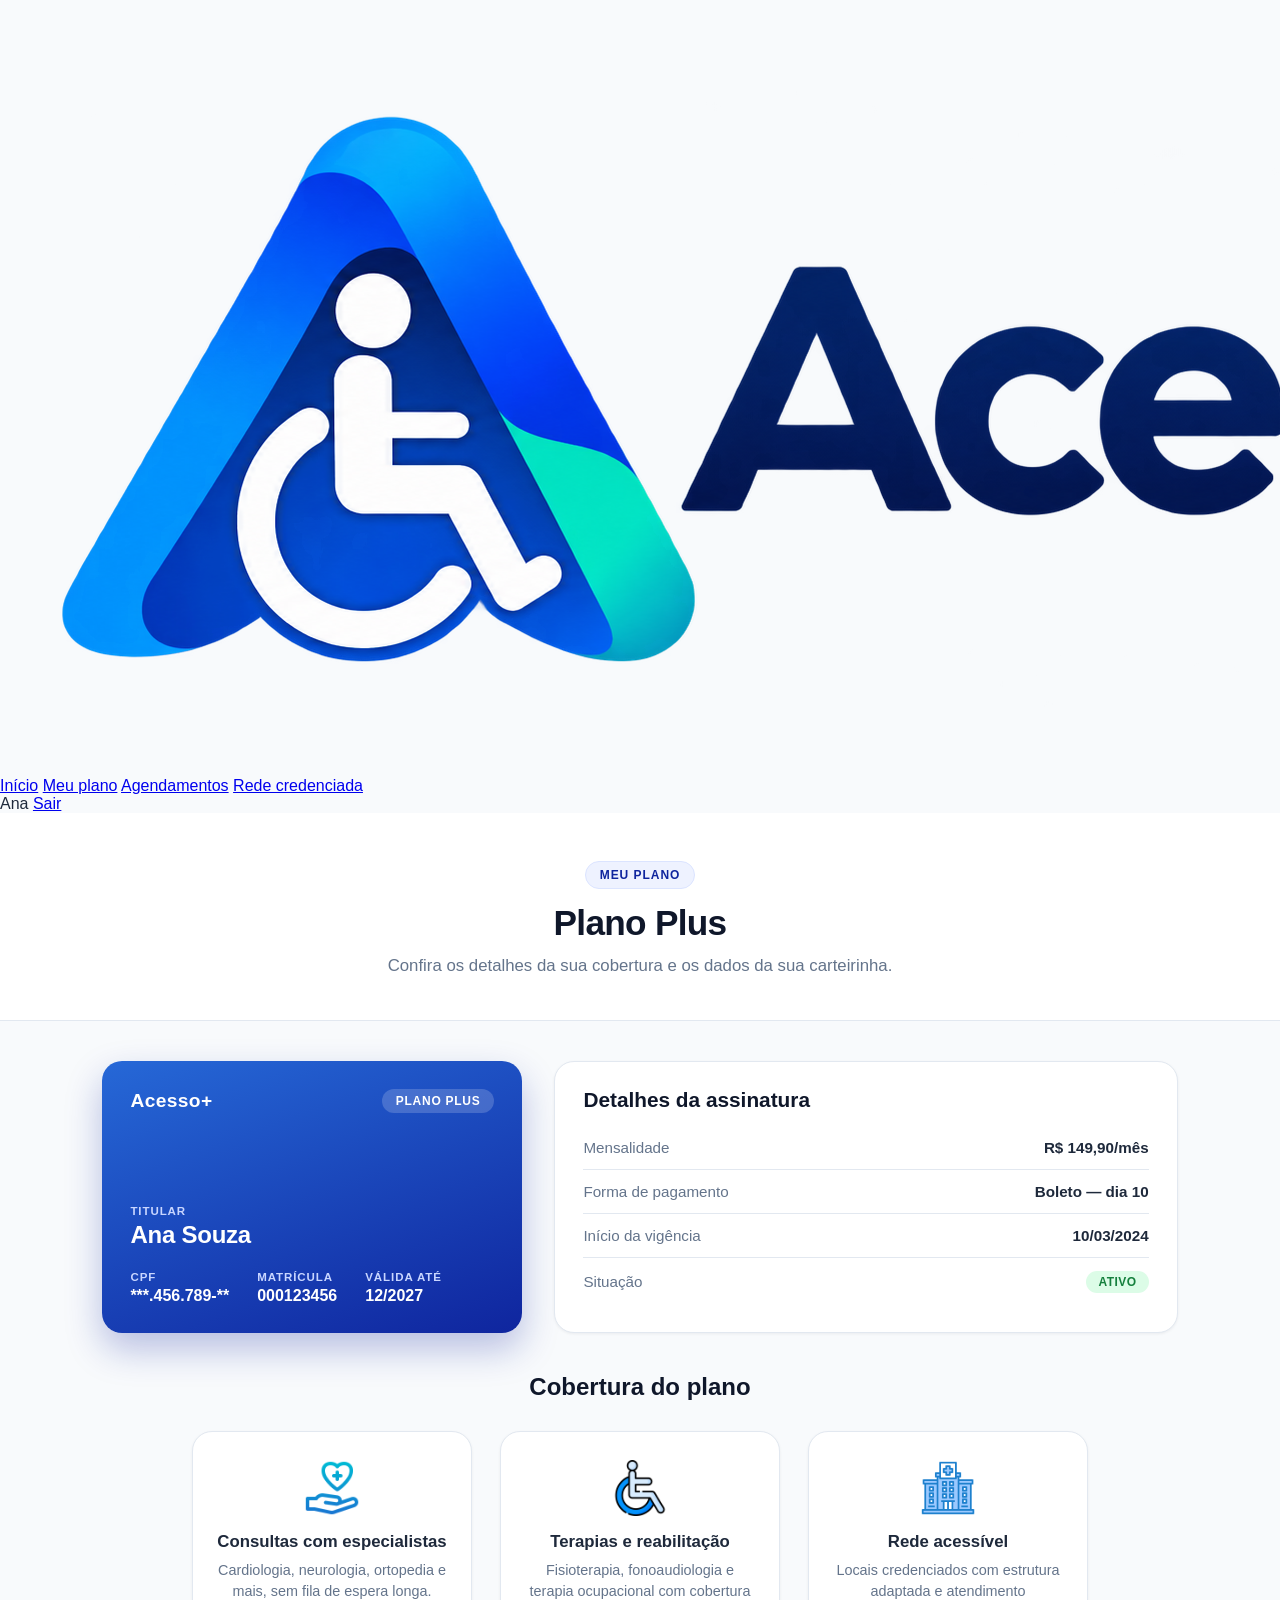
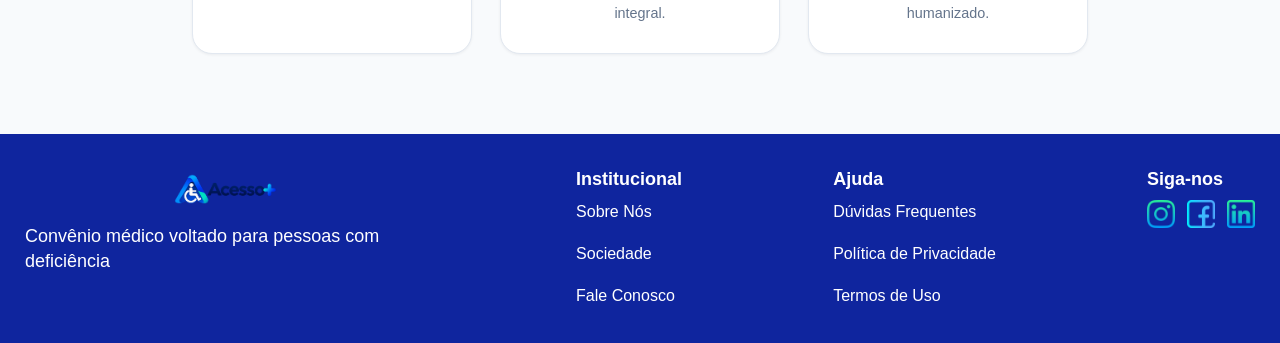
<file: meuPlano.html>
<!DOCTYPE html>
<html lang="pt-br">
<head>
    <meta charset="UTF-8">
    <meta name="viewport" content="width=device-width, initial-scale=1.0">
    <title>Acesso+ | Meu Plano</title>
    <link rel="stylesheet" href="css/areaUsuario.css">
</head>
<body>
    <nav>
        <div class="img-logo">
            <img src="img/logo.png" alt="Logo Acesso+" class="logo-img">
        </div>

        <div class="links-nav">
            <a href="areaUsuario.html">Início</a>
            <a href="meuPlano.html" class="link-ativo">Meu plano</a>
            <a href="agendamentos.html">Agendamentos</a>
            <a href="redeCredenciada.html">Rede credenciada</a>
        </div>

        <div class="nav-usuario">
            <span class="nav-nome">Ana</span>
            <a href="index.html" class="btn-nav">Sair</a>
        </div>
    </nav>

    <header class="area-header">
        <div class="header-content">
            <span class="eyebrow">Meu plano</span>
            <h1>Plano Plus</h1>
            <p>Confira os detalhes da sua cobertura e os dados da sua carteirinha.</p>
        </div>
    </header>

    <main>
        <div class="painel">
            <!-- Dados fictícios para demonstração acadêmica do TCC. -->
            <article class="carteirinha">
                <div class="carteirinha-topo">
                    <span class="carteirinha-marca">Acesso+</span>
                    <span class="carteirinha-plano">Plano Plus</span>
                </div>
                <div class="carteirinha-info">
                    <p class="carteirinha-rotulo">Titular</p>
                    <h2 class="carteirinha-nome">Ana Souza</h2>
                    <div class="carteirinha-dados">
                        <div>
                            <p class="carteirinha-rotulo">CPF</p>
                            <p class="carteirinha-valor">***.456.789-**</p>
                        </div>
                        <div>
                            <p class="carteirinha-rotulo">Matrícula</p>
                            <p class="carteirinha-valor">000123456</p>
                        </div>
                        <div>
                            <p class="carteirinha-rotulo">Válida até</p>
                            <p class="carteirinha-valor">12/2027</p>
                        </div>
                    </div>
                </div>
            </article>

            <section class="detalhes-plano">
                <h2>Detalhes da assinatura</h2>

                <div class="detalhe-linha">
                    <span>Mensalidade</span>
                    <strong>R$ 149,90/mês</strong>
                </div>
                <div class="detalhe-linha">
                    <span>Forma de pagamento</span>
                    <strong>Boleto — dia 10</strong>
                </div>
                <div class="detalhe-linha">
                    <span>Início da vigência</span>
                    <strong>10/03/2024</strong>
                </div>
                <div class="detalhe-linha">
                    <span>Situação</span>
                    <span class="status confirmado">Ativo</span>
                </div>
            </section>
        </div>

        <section class="acesso-rapido">
            <h2>Cobertura do plano</h2>

            <div class="cards">
                <div class="card-content">
                    <img src="img/cuidados-de-saude.png" alt="Ícone de cuidados de saúde" class="card-img">
                    <div class="card-body">
                        <h3 class="card-title">Consultas com especialistas</h3>
                        <p class="card-description">Cardiologia, neurologia, ortopedia e mais, sem fila de espera longa.</p>
                    </div>
                </div>

                <div class="card-content">
                    <img src="img/pcd.png" alt="Ícone de terapias" class="card-img">
                    <div class="card-body">
                        <h3 class="card-title">Terapias e reabilitação</h3>
                        <p class="card-description">Fisioterapia, fonoaudiologia e terapia ocupacional com cobertura integral.</p>
                    </div>
                </div>

                <div class="card-content">
                    <img src="img/hospital.png" alt="Ícone de hospital" class="card-img">
                    <div class="card-body">
                        <h3 class="card-title">Rede acessível</h3>
                        <p class="card-description">Locais credenciados com estrutura adaptada e atendimento humanizado.</p>
                    </div>
                </div>
            </div>
        </section>
    </main>

    <footer>
        <div class="footer-content">
            <div class="footer-block">
                <img src="img/logo.png" alt="Logo Acesso+" class="img-logo-footer">
                <p>Convênio médico voltado para pessoas com deficiência</p>
            </div>

            <div class="footer-block">
                <h4>Institucional</h4>
                <a href="">Sobre Nós</a>
                <br>
                <a href="">Sociedade</a>
                <br>
                <a href="">Fale Conosco</a>
            </div>

            <div class="footer-block">
                <h4>Ajuda</h4>
                <a href="">Dúvidas Frequentes</a>
                <br>
                <a href="">Política de Privacidade</a>
                <br>
                <a href="">Termos de Uso</a>
            </div>

            <div class="footer-siga">
                <h4>Siga-nos</h4>
                <div class="social-icons">
                    <a href="youtube.com"><img src="img/instagram.png" alt="Instagram" class="footer-img-siganos"></a>
                    <a href=""><img src="img/facebook.png" alt="Facebook" class="footer-img-siganos"></a>
                    <a href=""><img src="img/linkedin.png" alt="LinkedIn" class="footer-img-siganos"></a>
                </div>
            </div>
        </div>
    </footer>
</body>
</html>
</file>
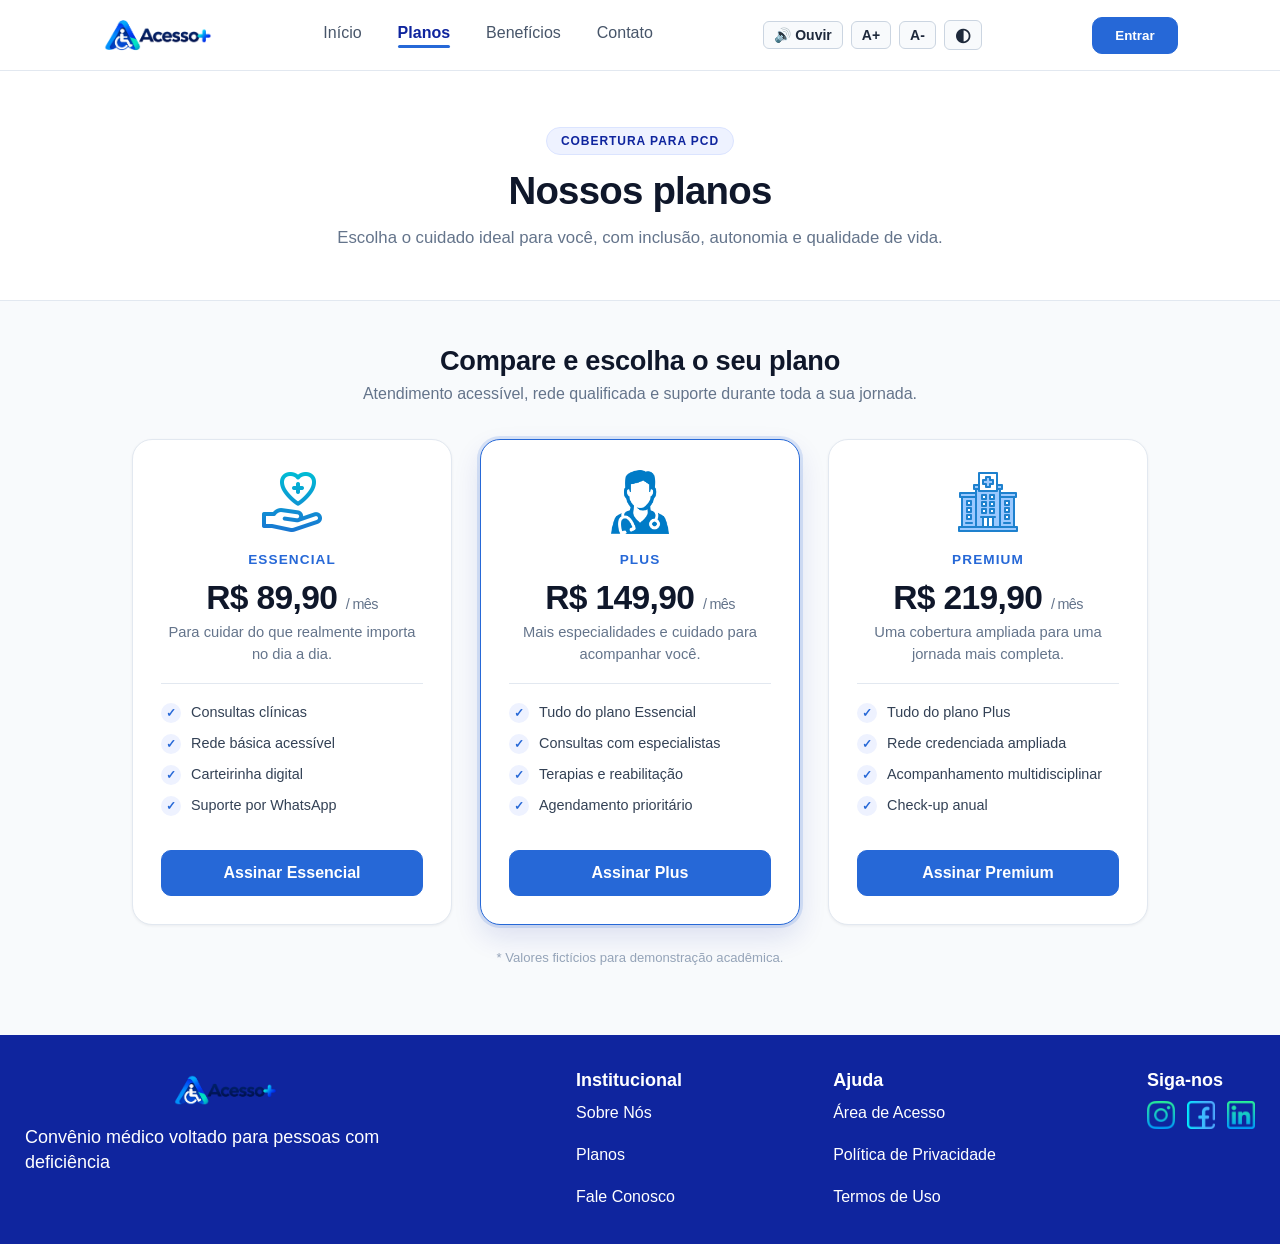
<file: planos.html>
<!DOCTYPE html>
<html lang="pt-br">
<head>
    <meta charset="UTF-8">
    <meta name="viewport" content="width=device-width, initial-scale=1.0">
    <title>Acesso+ | Planos</title>
    <link rel="stylesheet" href="css/planos.css">
    <link rel="stylesheet" href="css/acessibilidade.css">
</head>
<body>
    <nav>
        <div class="img-logo">
            <img src="img/logo.png" alt="Logo Acesso+" class="logo-img">
        </div>

        <div class="links-nav">
            <a href="index.html">Início</a>
            <a href="planos.html" class="link-ativo">Planos</a>
            <a href="index.html#beneficios">Benefícios</a>
            <a href="#contato">Contato</a>
        </div>

        <!-- Botões de Acessibilidade -->
        <div class="acessibilidade-botoes" aria-label="Controles de acessibilidade">
            <button type="button" id="btn-leitor-voz" onclick="ligarLeitorVoz()" title="Leitor de Tela" class="btn-acessibilidade">🔊 Ouvir</button>
            <button type="button" onclick="mudarFonte(1)" title="Aumentar Texto" class="btn-acessibilidade">A+</button>
            <button type="button" onclick="mudarFonte(-1)" title="Diminuir Texto" class="btn-acessibilidade">A-</button>
            <button type="button" onclick="alternarContraste()" title="Modo Escuro/Alto Contraste" class="btn-acessibilidade icone">◐</button>
        </div>

        <button class="btn-nav" onclick="irParaLogin()">Entrar</button>
    </nav>

    <header class="planos-header">
        <div class="header-content">
            <span class="eyebrow">Cobertura para PCD</span>
            <h1>Nossos planos</h1>
            <p>Escolha o cuidado ideal para você, com inclusão, autonomia e qualidade de vida.</p>
        </div>
    </header>

    <main>
        <h2>Compare e escolha o seu plano</h2>
        <p class="planos-introducao">Atendimento acessível, rede qualificada e suporte durante toda a sua jornada.</p>

        <!-- Valores fictícios para demonstração acadêmica do TCC. -->
        <div class="cards planos-cards">
            <article class="card-content plano-card" tabindex="0">
                <img src="img/cuidados-de-saude.png" alt="Ícone de cuidados de saúde" class="card-img">
                <div class="card-body">
                    <h3 class="card-title">Essencial</h3>
                    <p class="preco">R$ 89,90 <span>/ mês</span></p>
                    <p class="card-description">Para cuidar do que realmente importa no dia a dia.</p>
                    <hr class="divisor">
                    <ul class="beneficios">
                        <li>Consultas clínicas</li>
                        <li>Rede básica acessível</li>
                        <li>Carteirinha digital</li>
                        <li>Suporte por WhatsApp</li>
                    </ul>
                    <a href="loginUser.html?plano=1" class="btn-planos">Assinar Essencial</a>
                </div>
            </article>

            <article class="card-content plano-card selecionado" tabindex="0">
                <img src="img/medico.png" alt="Ícone de profissional de saúde" class="card-img">
                <div class="card-body">
                    <h3 class="card-title">Plus</h3>
                    <p class="preco">R$ 149,90 <span>/ mês</span></p>
                    <p class="card-description">Mais especialidades e cuidado para acompanhar você.</p>
                    <hr class="divisor">
                    <ul class="beneficios">
                        <li>Tudo do plano Essencial</li>
                        <li>Consultas com especialistas</li>
                        <li>Terapias e reabilitação</li>
                        <li>Agendamento prioritário</li>
                    </ul>
                    <a href="loginUser.html?plano=2" class="btn-planos">Assinar Plus</a>
                </div>
            </article>

            <article class="card-content plano-card" tabindex="0">
                <img src="img/hospital.png" alt="Ícone de hospital" class="card-img">
                <div class="card-body">
                    <h3 class="card-title">Premium</h3>
                    <p class="preco">R$ 219,90 <span>/ mês</span></p>
                    <p class="card-description">Uma cobertura ampliada para uma jornada mais completa.</p>
                    <hr class="divisor">
                    <ul class="beneficios">
                        <li>Tudo do plano Plus</li>
                        <li>Rede credenciada ampliada</li>
                        <li>Acompanhamento multidisciplinar</li>
                        <li>Check-up anual</li>
                    </ul>
                    <a href="loginUser.html?plano=3" class="btn-planos">Assinar Premium</a>
                </div>
            </article>
        </div>

        <p class="planos-aviso">* Valores fictícios para demonstração acadêmica.</p>
    </main>

    <footer id="contato">
        <div class="footer-content">
            <div class="footer-block">
                <img src="img/logo.png" alt="Logo Acesso+" class="img-logo-footer">
                <p>Convênio médico voltado para pessoas com deficiência</p>
            </div>

            <div class="footer-block">
                <h4>Institucional</h4>
                <a href="index.html#beneficios">Sobre Nós</a>
                <br>
                <a href="planos.html">Planos</a>
                <br>
                <a href="#contato">Fale Conosco</a>
            </div>

            <div class="footer-block">
                <h4>Ajuda</h4>
                <a href="escolhaLogin.html">Área de Acesso</a>
                <br>
                <a href="#contato">Política de Privacidade</a>
                <br>
                <a href="#contato">Termos de Uso</a>
            </div>

            <div class="footer-siga">
                <h4>Siga-nos</h4>
                <div class="social-icons">
                    <a href="https://www.instagram.com" target="_blank" rel="noopener noreferrer"><img src="img/instagram.png" alt="Instagram" class="footer-img-siganos"></a>
                    <a href="https://www.facebook.com" target="_blank" rel="noopener noreferrer"><img src="img/facebook.png" alt="Facebook" class="footer-img-siganos"></a>
                    <a href="https://www.linkedin.com" target="_blank" rel="noopener noreferrer"><img src="img/linkedin.png" alt="LinkedIn" class="footer-img-siganos"></a>
                </div>
            </div>
        </div>
    </footer>

    <!-- Widget oficial VLibras (Tradução em Libras - Gov.br) -->
    <div vw class="enabled">
        <div vw-access-button class="active"></div>
        <div vw-plugin-wrapper>
            <div class="vw-plugin-top-wrapper"></div>
        </div>
    </div>
    <script src="https://vlibras.gov.br/app/vlibras-plugin.js"></script>
    <script>
        new window.VLibras.Widget('https://vlibras.gov.br/app');
    </script>

    <script src="js/index.js"></script>
    <script src="js/acessibilidade.js"></script>
    <script>
        const planos = document.querySelectorAll(".plano-card");

        planos.forEach((plano) => {
            plano.addEventListener("click", () => {
                planos.forEach((item) => item.classList.remove("selecionado"));
                plano.classList.add("selecionado");
            });

            plano.addEventListener("keydown", (evento) => {
                if (evento.key === "Enter" || evento.key === " ") {
                    evento.preventDefault();
                    plano.click();
                }
            });
        });
    </script>
</body>
</html>
</file>
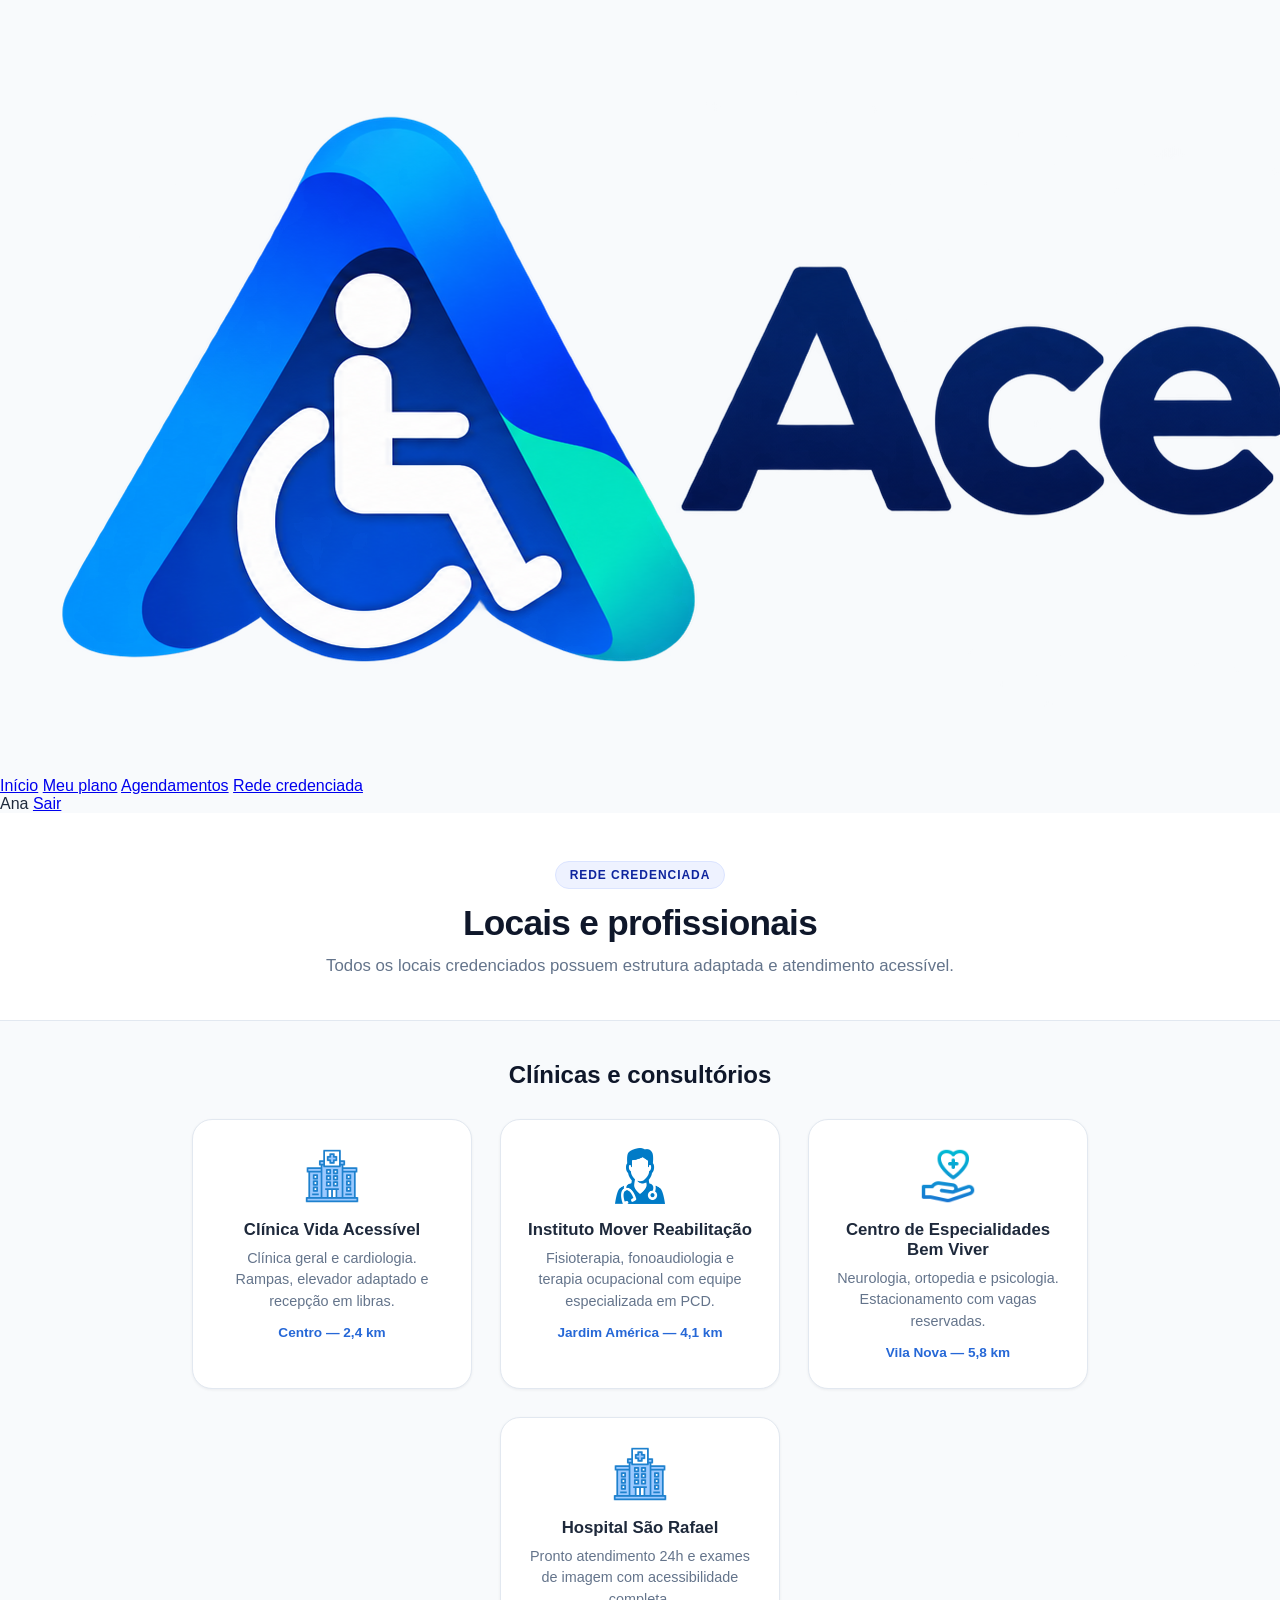
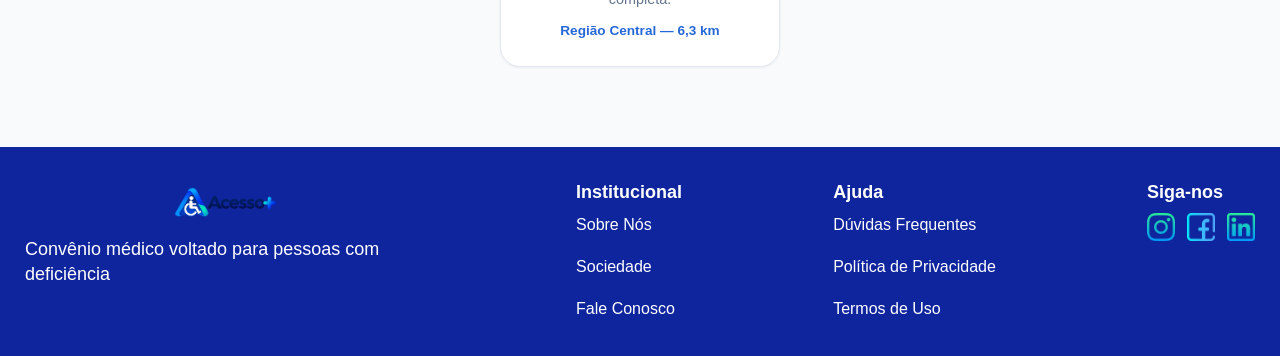
<file: redeCredenciada.html>
<!DOCTYPE html>
<html lang="pt-br">
<head>
    <meta charset="UTF-8">
    <meta name="viewport" content="width=device-width, initial-scale=1.0">
    <title>Acesso+ | Rede Credenciada</title>
    <link rel="stylesheet" href="css/areaUsuario.css">
</head>
<body>
    <nav>
        <div class="img-logo">
            <img src="img/logo.png" alt="Logo Acesso+" class="logo-img">
        </div>

        <div class="links-nav">
            <a href="areaUsuario.html">Início</a>
            <a href="meuPlano.html">Meu plano</a>
            <a href="agendamentos.html">Agendamentos</a>
            <a href="redeCredenciada.html" class="link-ativo">Rede credenciada</a>
        </div>

        <div class="nav-usuario">
            <span class="nav-nome">Ana</span>
            <a href="index.html" class="btn-nav">Sair</a>
        </div>
    </nav>

    <header class="area-header">
        <div class="header-content">
            <span class="eyebrow">Rede credenciada</span>
            <h1>Locais e profissionais</h1>
            <p>Todos os locais credenciados possuem estrutura adaptada e atendimento acessível.</p>
        </div>
    </header>

    <main>
        <section class="acesso-rapido" style="margin-top: 0;">
            <h2>Clínicas e consultórios</h2>

            <!-- Dados fictícios para demonstração acadêmica do TCC. -->
            <div class="cards">
                <div class="card-content">
                    <img src="img/hospital.png" alt="Ícone de hospital" class="card-img">
                    <div class="card-body">
                        <h3 class="card-title">Clínica Vida Acessível</h3>
                        <p class="card-description">Clínica geral e cardiologia. Rampas, elevador adaptado e recepção em libras.</p>
                        <p class="local-distancia">Centro — 2,4 km</p>
                    </div>
                </div>

                <div class="card-content">
                    <img src="img/medico.png" alt="Ícone de profissional de saúde" class="card-img">
                    <div class="card-body">
                        <h3 class="card-title">Instituto Mover Reabilitação</h3>
                        <p class="card-description">Fisioterapia, fonoaudiologia e terapia ocupacional com equipe especializada em PCD.</p>
                        <p class="local-distancia">Jardim América — 4,1 km</p>
                    </div>
                </div>

                <div class="card-content">
                    <img src="img/cuidados-de-saude.png" alt="Ícone de cuidados de saúde" class="card-img">
                    <div class="card-body">
                        <h3 class="card-title">Centro de Especialidades Bem Viver</h3>
                        <p class="card-description">Neurologia, ortopedia e psicologia. Estacionamento com vagas reservadas.</p>
                        <p class="local-distancia">Vila Nova — 5,8 km</p>
                    </div>
                </div>

                <div class="card-content">
                    <img src="img/hospital.png" alt="Ícone de hospital" class="card-img">
                    <div class="card-body">
                        <h3 class="card-title">Hospital São Rafael</h3>
                        <p class="card-description">Pronto atendimento 24h e exames de imagem com acessibilidade completa.</p>
                        <p class="local-distancia">Região Central — 6,3 km</p>
                    </div>
                </div>
            </div>
        </section>
    </main>

    <footer>
        <div class="footer-content">
            <div class="footer-block">
                <img src="img/logo.png" alt="Logo Acesso+" class="img-logo-footer">
                <p>Convênio médico voltado para pessoas com deficiência</p>
            </div>

            <div class="footer-block">
                <h4>Institucional</h4>
                <a href="">Sobre Nós</a>
                <br>
                <a href="">Sociedade</a>
                <br>
                <a href="">Fale Conosco</a>
            </div>

            <div class="footer-block">
                <h4>Ajuda</h4>
                <a href="">Dúvidas Frequentes</a>
                <br>
                <a href="">Política de Privacidade</a>
                <br>
                <a href="">Termos de Uso</a>
            </div>

            <div class="footer-siga">
                <h4>Siga-nos</h4>
                <div class="social-icons">
                    <a href="youtube.com"><img src="img/instagram.png" alt="Instagram" class="footer-img-siganos"></a>
                    <a href=""><img src="img/facebook.png" alt="Facebook" class="footer-img-siganos"></a>
                    <a href=""><img src="img/linkedin.png" alt="LinkedIn" class="footer-img-siganos"></a>
                </div>
            </div>
        </div>
    </footer>
</body>
</html>
</file>
<file: css/edit.css>
*{
    box-sizing: border-box;
  margin: 0;
  padding: 0;
  font-family: "Roboto", sans-serif;
}

nav {
    display: flex;
    justify-content: space-between;
    align-items: center;
    padding: 14px 8%;
    background-color: #ffffff;
    border-bottom: 1px solid #e2e8f0;
    position: sticky;
    top: 0;
    z-index: 10;
}

.btn-nav {
    background-color: #2668D7;
    color: white;
    box-shadow: none;
    padding: 10px 22px;
    text-align: center;
    border-radius: 10px;
    border: 1px solid #2668D7;
    cursor: pointer;
    font-weight: 600;
    transition: background-color 0.2s ease, border-color 0.2s ease;
}

.btn-nav:hover{
    background-color: #0f259e;
    border-color: #0f259e;
    color: white;
}

.links-nav {
    display: flex;
    gap: 36px;
}


.links-nav a {
    text-decoration: none;
    font-weight: 500;
    font-size: 1rem;
    color: #475569;
    padding-bottom: 4px;
    position: relative;
}
.links-nav a:hover{
    color: #2668D7;
}
.links-nav .link-ativo {
    color: #0f259e;
    font-weight: 600;
}

.links-nav .link-ativo::after {
    content: "";
    position: absolute;
    left: 0;
    bottom: -2px;
    width: 100%;
    height: 3px;
    border-radius: 3px;
    background-color: #2668D7;
}
header{
    display: flex;
    align-items: center;
    justify-content: space-between;
    padding: 60px 8%;
    /* fundo moderno do header */
    background: linear-gradient(135deg, #ffffff 0%, #eef2ff 100%);
    border-bottom: none;
    min-height: 80vh;
    gap: 40px;
}

.header-content{
max-width: 550px;
flex: 1;
}

.hero-logo {
    height: 65px;
    width: auto;
    margin-bottom: 24px;
    display: block;
}

.hero-title {
    font-size: 3rem;
    color: #0f172a;
    line-height: 1.15;
    margin-bottom: 20px;
    letter-spacing: -0.02em;
    font-weight: 800;
}

.hero-title .highlight {
    color: #2668D7;
}

.header-content p{
    font-size: 1.15rem;
    color: #475569;
    margin-bottom: 35px;
    line-height: 1.6;
}

.btn-planos{
    display: inline-block;
    background-color: #2668D7;
    color: white;
    padding: 16px 36px;
    border-radius: 8px;
    border: none;
    text-decoration: none;
    font-weight: 700;
    font-size: 1.1rem;
    box-shadow: 0 8px 20px rgba(38, 104, 215, 0.25);
    transition: transform 0.2s ease, background-color 0.2s ease;
}

.btn-planos:hover{
    background-color: #0f259e;
    transform: translateY(-2px);
    color: white;
}

.img-header img{
  max-width: 800px;
  width: 100%;
  height: auto;
  object-fit: cover;
  border-radius: 24px;
  box-shadow: 0 20px 40px rgba(15, 37, 158, 0.12);
}

.img-header{
flex: 1.2;
display: flex;
justify-content: center;
align-items: center;
}

.cards {
    display: flex;
    flex-wrap: wrap;             /* Permite que os cards passem para a linha de baixo se não couberem */
    justify-content: center;
    gap: 28px;
    padding: 20px 8%;
}
.cards-introducao {
    margin-top: 8px;
    color: #64748b;
    font-size: 1rem;
}
.card-content {
    width: 100%;
    max-width: 250px;
    min-height: auto;            /* Deixa a altura crescer conforme o texto */
    display: flex;
    flex-direction: column;
    align-items: center;
    background-color: #ffffff;
    border-radius: 20px;
    box-shadow: 0 1px 3px rgba(15, 23, 42, 0.06);
    border: 1px solid #e2e8f0;
    padding: 30px 24px 28px;
    transition: transform 0.25s ease, box-shadow 0.25s ease, border-color 0.25s ease;
}
.card-content:hover {
    transform: translateY(-4px);
    border-color: #b9cdf3;
    box-shadow: 0 12px 28px rgba(15, 37, 158, 0.1);
}
.card-img {
    width: 72px;
    height: 72px;
    object-fit: contain;
    margin-bottom: 20px;
    background-color: #eef2ff;
    padding: 14px;
    border-radius: 50%;
}

.card-body {
    padding: 0;
    text-align: center;
    width: 100%;
}

.card-body p{
    margin-top: 20px;
}

.card-title {
    font-size: 1.1rem;
    font-weight: 700;
    color: #1e293b;
    margin-bottom: 8px;
    word-break: break-word;      /* Evita que palavras grandes quebrem o layout */
}

.card-description {
    font-size: 0.9rem;
    color: #64748b;
    line-height: 1.4;
}

/* Acesso Rápido estilo SulAmérica/Unimed */
.quick-access-container {
    display: flex;
    justify-content: center;
    margin-top: -50px;
    position: relative;
    z-index: 5;
    padding: 0 8%;
}

.quick-access {
    background-color: #ffffff;
    border-radius: 16px;
    box-shadow: 0 10px 30px rgba(0, 0, 0, 0.08);
    display: flex;
    width: 100%;
    max-width: 1000px;
    justify-content: space-around;
    padding: 24px 10px;
    border: 1px solid #e2e8f0;
}

.qa-item {
    display: flex;
    flex-direction: column;
    align-items: center;
    text-decoration: none;
    color: #0f172a;
    font-weight: 600;
    font-size: 0.95rem;
    transition: transform 0.2s ease, color 0.2s;
    gap: 12px;
}

.qa-item img {
    width: 48px;
    height: 48px;
    background-color: #f0f4ff;
    padding: 10px;
    border-radius: 12px;
    transition: background-color 0.2s;
    object-fit: contain;
}

.qa-item:hover {
    transform: translateY(-4px);
    color: #2668D7;
}

.qa-item:hover img {
    background-color: #dbe4ff;
}

body {
    min-height: 100vh;
    display: flex;
    flex-direction: column;
    background-color: #f8fafc;
}

main{
    flex: 1;
    text-align: center;
    padding-top: 44px;
}
h1{
    margin-top: 20px;
    color: #0f172a;
    font-size: 1.7rem;
    letter-spacing: -0.01em;
}

footer {
    background-color: #0f259e;
    padding: 35px 25px;
    min-height: 200px;
    margin-top: 50px;
}

.footer-content {
    display: flex;
    justify-content: space-between;
    align-items: flex-start;
    gap: 80px;
    color: white;
}

.footer-block {
    display: flex;
    flex-direction: column;
}

.footer-block p {
    max-width: 400px;
    font-size: 18px;
    line-height: 1.4;
}

.footer-block a {
    text-decoration: none;
    color: white;
    font-size: 16px;
    margin-bottom: 5px;
    line-height: 1.5;
}

.footer-block h4,
.footer-siga h4 {
    font-size: 18px;
    margin-bottom: 10px;
}

.footer-block a:hover {
    text-decoration: underline;
    color: #7bbdfc;
}

.footer-siga {
    display: flex;
    flex-direction: column;
}

.footer-img-siganos {
    width: 30px;
    height: 30px;
    object-fit: contain;
}

.img-logo img, 
.logo-img {
    height: 45px;          
    width: auto;           /* Mantém a proporção da imagem sem distorcer */
    object-fit: contain;
    display: block;
}

.img-logo-footer {
    height: 40px;
    width: auto;
    object-fit: contain;
    margin-bottom: 15px;
}

.social-icons {
    display: flex;
    gap: 12px;
}

.footer-img-siganos {
    width: 28px;
    height: 28px;
    object-fit: contain;
    transition: transform 0.2s ease;
}

.footer-img-siganos:hover {
    transform: scale(1.15);
}
</file>
<file: css/acessibilidade.css>
/* ---------- Botões de Acessibilidade (Home, Planos e Telas Públicas) ---------- */

.acessibilidade-botoes {
    display: flex;
    gap: 8px;
    align-items: center;
}

/* Versão flutuante para telas sem barra <nav> (Login, Escolha de Acesso, Recuperar Senha) */
.acessibilidade-flutuante {
    position: fixed;
    top: 18px;
    right: 20px;
    z-index: 100;
    background-color: rgba(255, 255, 255, 0.95);
    padding: 6px 10px;
    border-radius: 10px;
    border: 1px solid #cbd5e1;
    box-shadow: 0 4px 12px rgba(15, 23, 42, 0.08);
}

.btn-acessibilidade {
    padding: 5px 10px;
    cursor: pointer;
    border-radius: 6px;
    border: 1px solid #cbd5e1;
    background-color: #f8fafc;
    color: #1e293b;
    font-weight: 700;
    font-size: 14px;
    width: auto !important;
    height: auto !important;
    margin: 0 !important;
    transition: background-color 0.2s ease, color 0.2s ease, border-color 0.2s ease;
}

.btn-acessibilidade:hover,
.btn-acessibilidade.ativo {
    background-color: #2668D7;
    color: #ffffff;
    border-color: #2668D7;
}

.btn-acessibilidade.icone {
    font-size: 18px;
    line-height: 1;
}

/* ---------- Modo Alto Contraste ---------- */

body.alto-contraste {
    background-color: #121212 !important;
    color: #ffffff !important;
}

body.alto-contraste nav,
body.alto-contraste header,
body.alto-contraste .planos-header,
body.alto-contraste .quick-access,
body.alto-contraste .card-content,
body.alto-contraste .plano-card,
body.alto-contraste footer,
body.alto-contraste .containerPai,
body.alto-contraste .card,
body.alto-contraste .acessibilidade-flutuante {
    background: #1e1e1e !important;
    color: #ffffff !important;
    border-color: #ffeb3b !important;
}

body.alto-contraste .plano-card.selecionado {
    border: 2px solid #ffeb3b !important;
    box-shadow: 0 0 0 2px rgba(255, 235, 59, 0.35) !important;
}

body.alto-contraste h1,
body.alto-contraste h2,
body.alto-contraste h3,
body.alto-contraste h4,
body.alto-contraste p,
body.alto-contraste span,
body.alto-contraste a,
body.alto-contraste li,
body.alto-contraste label {
    color: #ffffff !important;
}

body.alto-contraste .hero-title .highlight,
body.alto-contraste .preco,
body.alto-contraste .esqueci-senha {
    color: #ffeb3b !important;
}

body.alto-contraste .eyebrow {
    background-color: #2a2a2a !important;
    border-color: #ffeb3b !important;
    color: #ffeb3b !important;
}

body.alto-contraste .divisor {
    border-color: #444 !important;
}

body.alto-contraste .links-nav .link-ativo::after {
    background-color: #ffeb3b !important;
}

body.alto-contraste .card::after {
    background: #121212 !important;
    border-left: 2px solid #ffeb3b !important;
}

body.alto-contraste .btn-nav,
body.alto-contraste .btn-planos,
body.alto-contraste .card form button,
body.alto-contraste .loginButton,
body.alto-contraste .cadastroButton {
    background: #ffeb3b !important;
    border: 2px solid #ffeb3b !important;
    color: #000000 !important;
    box-shadow: none !important;
}

body.alto-contraste .btn-nav:hover,
body.alto-contraste .btn-planos:hover,
body.alto-contraste .card form button:hover,
body.alto-contraste .loginButton:hover,
body.alto-contraste .cadastroButton:hover {
    background: #ffffff !important;
    border: 2px solid #ffffff !important;
    color: #000000 !important;
}

body.alto-contraste .card input,
body.alto-contraste .card select,
body.alto-contraste .card textarea {
    background-color: #2a2a2a !important;
    color: #ffffff !important;
    border: 1px solid #ffeb3b !important;
}

body.alto-contraste .card input::placeholder {
    color: #cbd5e1 !important;
}

body.alto-contraste .btn-acessibilidade {
    background-color: #2a2a2a !important;
    color: #ffeb3b !important;
    border-color: #ffeb3b !important;
}

body.alto-contraste .btn-acessibilidade:hover,
body.alto-contraste .btn-acessibilidade.ativo {
    background-color: #ffeb3b !important;
    color: #000000 !important;
}

body.alto-contraste .card-img,
body.alto-contraste .qa-item img {
    background-color: #ffffff !important;
    border: 2px solid #ffeb3b !important;
    border-radius: 14px;
    padding: 8px;
}

/* ---------- Responsividade ---------- */

@media (max-width: 900px) {
    nav {
        flex-wrap: wrap;
        gap: 14px;
    }

    .acessibilidade-botoes:not(.acessibilidade-flutuante) {
        order: 3;
        width: 100%;
        justify-content: center;
    }
}

@media (max-width: 600px) {
    .acessibilidade-flutuante {
        top: 10px;
        right: 10px;
        padding: 4px 6px;
        gap: 4px;
    }

    .acessibilidade-flutuante .btn-acessibilidade {
        font-size: 12px;
        padding: 4px 7px;
    }
}
</file>
<file: css/areaUsuario.css>
* {
    box-sizing: border-box;
    margin: 0;
    padding: 0;
    font-family: "Roboto", sans-serif;
}

body {
    min-height: 100vh;
    display: flex;
    flex-direction: column;
    background-color: #f8fafc;
    color: #1e293b;
}

/* Navegação removida: agora está em css/menuUsuario.css */

/* ---------- Cabeçalho ---------- */

.area-header {
    padding: 48px 8% 40px;
    background-color: #ffffff;
    border-bottom: 1px solid #e2e8f0;
    text-align: center;
}

.header-content {
    max-width: 640px;
    margin: 0 auto;
}

.eyebrow {
    display: inline-block;
    margin-bottom: 14px;
    padding: 6px 14px;
    background-color: #eef2ff;
    border: 1px solid #dbe4ff;
    border-radius: 20px;
    color: #0f259e;
    font-size: 0.75rem;
    font-weight: 700;
    letter-spacing: 0.08em;
    text-transform: uppercase;
}

.area-header h1 {
    margin-bottom: 10px;
    color: #0f172a;
    font-size: 2.2rem;
    letter-spacing: -0.02em;
}

.area-header p {
    color: #64748b;
    font-size: 1.05rem;
    line-height: 1.6;
}

/* ---------- Conteúdo ---------- */

main {
    flex: 1;
    padding: 40px 8% 20px;
}

.painel {
    display: flex;
    align-items: stretch;
    justify-content: center;
    gap: 32px;
    max-width: 1100px;
    margin: 0 auto;
}

/* Carteirinha digital */

.carteirinha {
    flex: 1;
    max-width: 420px;
    display: flex;
    flex-direction: column;
    background: linear-gradient(160deg, #2668D7 0%, #0f259e 100%);
    border-radius: 20px;
    box-shadow: 0 16px 36px rgba(15, 37, 158, 0.28);
    color: #ffffff;
    padding: 28px;
}

.carteirinha-topo {
    display: flex;
    justify-content: space-between;
    align-items: center;
    margin-bottom: 36px;
}

.carteirinha-marca {
    font-size: 1.2rem;
    font-weight: 700;
    letter-spacing: 0.02em;
}

.carteirinha-plano {
    padding: 5px 14px;
    background-color: rgba(255, 255, 255, 0.18);
    border-radius: 20px;
    font-size: 0.75rem;
    font-weight: 700;
    letter-spacing: 0.06em;
    text-transform: uppercase;
}

.carteirinha-info {
    margin-top: auto;
}

.carteirinha-rotulo {
    color: #c9d6ff;
    font-size: 0.72rem;
    font-weight: 600;
    letter-spacing: 0.08em;
    text-transform: uppercase;
    margin-bottom: 4px;
}

.carteirinha-nome {
    margin-bottom: 22px;
    font-size: 1.5rem;
    font-weight: 700;
    letter-spacing: -0.01em;
}

.carteirinha-dados {
    display: flex;
    gap: 28px;
}

.carteirinha-valor {
    font-size: 1rem;
    font-weight: 600;
}

/* Agendamentos */

.agendamentos {
    flex: 1.2;
    min-width: 0;
    background-color: #ffffff;
    border: 1px solid #e2e8f0;
    border-radius: 20px;
    box-shadow: 0 1px 3px rgba(15, 23, 42, 0.06);
    padding: 26px 28px;
}

/* Detalhes do plano */

.detalhes-plano {
    flex: 1.2;
    min-width: 0;
    display: flex;
    flex-direction: column;
    justify-content: center;
    background-color: #ffffff;
    border: 1px solid #e2e8f0;
    border-radius: 20px;
    box-shadow: 0 1px 3px rgba(15, 23, 42, 0.06);
    padding: 26px 28px;
}

.detalhes-plano h2 {
    margin-bottom: 14px;
    color: #0f172a;
    font-size: 1.3rem;
}

.detalhe-linha {
    display: flex;
    align-items: center;
    justify-content: space-between;
    gap: 16px;
    padding: 13px 0;
    border-bottom: 1px solid #e2e8f0;
    color: #64748b;
    font-size: 0.95rem;
}

.detalhe-linha:last-child {
    border-bottom: none;
}

.detalhe-linha strong {
    color: #1e293b;
    font-weight: 600;
}

/* Formulário de novo agendamento */

.novo-agendamento {
    flex: 1.2;
    min-width: 0;
    background-color: #ffffff;
    border: 1px solid #e2e8f0;
    border-radius: 20px;
    box-shadow: 0 1px 3px rgba(15, 23, 42, 0.06);
    padding: 26px 28px;
}

.novo-agendamento h2 {
    margin-bottom: 16px;
    color: #0f172a;
    font-size: 1.3rem;
}

.novo-agendamento form {
    display: flex;
    flex-direction: column;
    gap: 14px;
}

.novo-agendamento label {
    color: #475569;
    font-size: 0.85rem;
    font-weight: 600;
    margin-bottom: -8px;
}

.novo-agendamento input,
.novo-agendamento select {
    width: 100%;
    padding: 12px 16px;
    border-radius: 12px;
    border: 1px solid #D6DBF5;
    background-color: #F6F7FE;
    color: #22223B;
    font-size: 0.95rem;
    outline: none;
}

.novo-agendamento input:focus,
.novo-agendamento select:focus {
    border-color: #2668D7;
    background-color: #ffffff;
}

.novo-agendamento button {
    margin-top: 6px;
    padding: 13px 20px;
    background-color: #2668D7;
    border: 1px solid #2668D7;
    border-radius: 10px;
    color: #ffffff;
    cursor: pointer;
    font-weight: 600;
    font-size: 0.95rem;
    transition: background-color 0.2s ease, border-color 0.2s ease;
}

.novo-agendamento button:hover {
    background-color: #0f259e;
    border-color: #0f259e;
    transform: none;
}

.agendamentos h2 {
    margin-bottom: 18px;
    color: #0f172a;
    font-size: 1.3rem;
}

.agendamento-item {
    display: flex;
    align-items: center;
    gap: 16px;
    padding: 14px 0;
    border-bottom: 1px solid #e2e8f0;
}

.agendamento-item:last-child {
    border-bottom: none;
}

.agendamento-icone {
    width: 44px;
    height: 44px;
    flex-shrink: 0;
    padding: 8px;
    background-color: #eef2ff;
    border-radius: 12px;
    object-fit: contain;
}

.agendamento-info {
    flex: 1;
    min-width: 0;
}

.agendamento-info h3 {
    margin-bottom: 2px;
    color: #1e293b;
    font-size: 0.98rem;
    font-weight: 600;
}

.agendamento-info p {
    color: #64748b;
    font-size: 0.88rem;
}

.status {
    flex-shrink: 0;
    padding: 4px 12px;
    border-radius: 20px;
    font-size: 0.75rem;
    font-weight: 700;
    letter-spacing: 0.04em;
    text-transform: uppercase;
}

.status.confirmado {
    background-color: #dcfce7;
    color: #15803d;
}

.status.pendente {
    background-color: #fef9c3;
    color: #a16207;
}

/* Acesso rápido */

.acesso-rapido {
    max-width: 1100px;
    margin: 40px auto 0;
}

.acesso-rapido h2 {
    margin-bottom: 20px;
    color: #0f172a;
    font-size: 1.5rem;
    text-align: center;
}

.cards {
    display: flex;
    flex-wrap: wrap;
    justify-content: center;
    gap: 28px;
    padding: 10px 0;
}

.card-content {
    width: 100%;
    max-width: 280px;
    display: flex;
    flex-direction: column;
    align-items: center;
    background-color: #ffffff;
    border: 1px solid #e2e8f0;
    border-radius: 20px;
    box-shadow: 0 1px 3px rgba(15, 23, 42, 0.06);
    padding: 28px 24px;
    text-align: center;
    transition: transform 0.25s ease, box-shadow 0.25s ease, border-color 0.25s ease;
}

.card-content:hover {
    transform: translateY(-4px);
    border-color: #b9cdf3;
    box-shadow: 0 12px 28px rgba(15, 37, 158, 0.1);
}

.card-img {
    width: 56px;
    height: 56px;
    object-fit: contain;
    margin-bottom: 16px;
}

.card-body {
    width: 100%;
    text-align: center;
}

.card-title {
    margin-bottom: 8px;
    color: #1e293b;
    font-size: 1.05rem;
    font-weight: 700;
}

.card-description {
    color: #64748b;
    font-size: 0.9rem;
    line-height: 1.5;
}

.local-distancia {
    margin-top: 12px;
    color: #2668D7;
    font-size: 0.85rem;
    font-weight: 600;
}

/* ---------- Rodapé ---------- */

footer {
    margin-top: 50px;
    padding: 35px 25px;
    background-color: #0f259e;
}

.footer-content {
    display: flex;
    align-items: flex-start;
    justify-content: space-between;
    gap: 50px;
    color: #ffffff;
}

.footer-block,
.footer-siga {
    display: flex;
    flex-direction: column;
}

.footer-block p {
    max-width: 400px;
    font-size: 18px;
    line-height: 1.4;
}

.footer-block a {
    color: #ffffff;
    font-size: 16px;
    line-height: 1.5;
    text-decoration: none;
}

.footer-block a:hover {
    color: #7bbdfc;
    text-decoration: underline;
}

.footer-block h4,
.footer-siga h4 {
    margin-bottom: 10px;
    font-size: 18px;
}

.img-logo-footer {
    height: 40px;
    width: auto;
    margin-bottom: 15px;
    object-fit: contain;
}

.social-icons {
    display: flex;
    gap: 12px;
}

.footer-img-siganos {
    width: 28px;
    height: 28px;
    object-fit: contain;
    transition: transform 0.2s ease;
}

.footer-img-siganos:hover {
    transform: scale(1.15);
}

@media (max-width: 900px) {
    .painel {
        flex-direction: column;
        align-items: center;
    }

    .carteirinha {
        width: 100%;
        max-width: 460px;
    }

    .agendamentos,
    .detalhes-plano,
    .novo-agendamento {
        width: 100%;
        max-width: 560px;
    }
}

@media (max-width: 768px) {
    nav {
        padding: 14px 5%;
    }

    .links-nav {
        gap: 20px;
    }

    .area-header h1 {
        font-size: 1.8rem;
    }

    .footer-content {
        flex-wrap: wrap;
        gap: 30px;
    }
}

@media (max-width: 600px) {
    nav {
        flex-wrap: wrap;
        gap: 15px;
    }

    .links-nav {
        order: 3;
        width: 100%;
        justify-content: center;
        gap: 16px;
    }

    .nav-usuario {
        order: 2;
        margin-left: auto;
    }

    main {
        padding-right: 6%;
        padding-left: 6%;
    }

    .agendamento-item {
        flex-wrap: wrap;
    }

    .status {
        margin-left: 60px;
    }
}

.carteirinha-dados-wrap { flex-wrap: wrap; row-gap: 16px; }

.mt-0 { margin-top: 0; }
.map-container { width: 100%; height: 500px; border-radius: 8px; margin-bottom: 20px; box-shadow: 0 4px 6px rgba(0,0,0,0.1); }
.info-window-title { color: #333; margin-bottom: 5px; }
.info-window-text { margin: 0; }
/* Estado Vazio de Agendamentos no Painel do Usuário */
.empty-agendamentos {
    text-align: center;
    padding: 40px 20px;
    background-color: #f8fafc;
    border: 2px dashed #cbd5e1;
    border-radius: 12px;
    margin-top: 20px;
    display: flex;
    flex-direction: column;
    align-items: center;
    justify-content: center;
}

.empty-agendamentos p {
    color: #475569;
    font-size: 1rem;
    margin-bottom: 20px;
}

.btn-agendar-empty {
    display: inline-block;
    padding: 10px 24px;
    background-color: #2668D7;
    color: #ffffff !important;
    border-radius: 8px;
    text-decoration: none;
    font-weight: 600;
    transition: all 0.2s ease;
    box-shadow: 0 2px 4px rgba(38, 104, 215, 0.2);
}

.btn-agendar-empty:hover {
    background-color: #0f259e;
    transform: translateY(-2px);
    box-shadow: 0 4px 8px rgba(15, 37, 158, 0.3);
}

.status.atrasada { background-color: #fee2e2; color: #b91c1c; }
.status.realizada { background-color: #e2e8f0; color: #475569; }

.acao-plano-financeiro {
    margin-top: 20px;
}

.btn-regularizar-plano {
    display: inline-block;
    width: 100%;
    text-align: center;
    padding: 12px 20px;
    background-color: #009ee3;
    color: #ffffff;
    border-radius: 10px;
    text-decoration: none;
    font-weight: 700;
    transition: background-color 0.2s ease, transform 0.2s ease;
}

.btn-regularizar-plano:hover {
    background-color: #007eb5;
    transform: translateY(-2px);
}

.btn-ver-faturas {
    display: inline-block;
    color: #2668D7;
    text-decoration: none;
    font-weight: 600;
    font-size: 0.95rem;
}

.btn-ver-faturas:hover {
    text-decoration: underline;
}
</file>
<file: css/loginProfissional.css>
*{
    box-sizing: border-box;
    margin: 0;
    padding: 0;
    font-family: "Roboto", sans-serif;
}

html, body{
    width: 100%;
    height: 100%;
    margin: 0;
    padding: 0;
    overflow: hidden; /* Evita barras de rolagem indesejadas */
    background-color: #14151A;
}

form{
    display: flex;
    flex-direction: column;
    gap: 16px;

    button{
        background: linear-gradient(90deg, #5B86E5 0%, #36D1DC 100%);
    }
}

input, button, select{
    padding: 12px 20px;
    border-radius: 12px;
    border: none;
    outline: none;
    font-size: 16px;
    width: 400px;
}

h2{
    margin-bottom: 32px;
    font-size: 60px;
    text-align: center;
    font-weight: 700;
}

p{
    margin-bottom: 32px;
    width: 400px;
    text-align: center;
    color: rgba(255 255 255 / .8);
}

button{
    margin-top: 16px;
    font-weight: 700;
    color: rgba(0 0 0 / .8);
    padding: 16px;
    cursor: pointer;
    transition: all .3s;
}

button:hover{
    transform: translateY(-2px);
}

input, select{
    background-color: #F6F7FE;
    border: 1px solid #D6DBF5;
    color: #22223B;
}

input::placeholder{
    color: #8C93B0;
}

input:focus {
    border-color: #3800B0;
    background-color: #FFFFFF;
}

select:invalid {
      color: #8C93B0;
}

.containerPai{
    width: 100%;
    height: 100%;
    background-color: #eef2ff;
    display: flex;
    justify-content: center;
    align-items: center;
}

.card{
    width: 80%;
    height: 90vh;
    background-color: #FFFFFF;
    box-shadow: 0 10px 30px rgba(56, 0, 176, 0.08);
    border: 1px solid #E2E6FA;
    border-radius: 32px;
    padding: 32px 20px;
    display: flex;
    justify-content: center;
    align-items: center;
    position: relative;
    overflow: hidden;
    margin-top: 40px;
}

.logo-card {
    position: absolute;
    top: 1vh;
    left: 50%;
    transform: translateX(-50%);
    z-index: 20;                 /* Garante que fique acima de tudo */
    display: inline-block;
    cursor: pointer;
}

.logo-card img {
    height: 48px;
    width: auto;
    display: block;
    transition: transform 0.2s ease;
}

.logo-card:hover img {
    transform: scale(1.05);
}

.esqueci-senha {
    color: #2668D7;
    font-size: 14px;
    text-decoration: none;
    align-self: flex-end;        /* Alinha o link à direita do input */
    margin-right: 10px;
    margin-top: -8px;            /* Aproxima do campo de senha */
    transition: color 0.2s;
}

.esqueci-senha:hover {
    text-decoration: underline;
    color: #2A0086;
}

.campos-duplos {
    display: flex;
    gap: 10px;
    width: 360px;
}

.input-curto {
    width: 50% !important;      /* Cada um ocupa metade da linha */
}

input[type=number]::-webkit-inner-spin-button,
input[type=number]::-webkit-outer-spin-button {
  -webkit-appearance: none;
  margin: 0;
} /*Remove as setas do input number*/

.formCadastro form {
    gap: 10px; /* Gap menor para caber todos os campos sem vazar */
}

.esquerda, .direita{
    width: 50%;
    height: 100%;
    display: flex;
    flex-direction: column;
    justify-content: center;
    align-items: center;
    z-index: 1;
}

.formLogin, .facaLogin, .formCadastro, .facaCadastro{
    display: flex;
    flex-direction: column;
    justify-content: center;
    align-items: center;
}

.facaLogin, .facaCadastro{
    position: absolute;
    h2, p{
        color: rgba(0 0 0 / .8);
    }
    button{
        background-color: rgba(255 255 255 / 0.2);
        border: 1px solid rgba(0 0 0 / 0.8)
    }
}

/*Background móvel*/
.card::after{
    width: 100%;
    height: 100%;
    content: "";
    background-image: url("../img/imageLogin.png");
    position: absolute;
    top: 0;
    right: 0;
    background-size: cover;
    background-position: center;
    z-index: 0;
}

/*loginActive*/

.card.loginActive .facaLogin{
    opacity: 0;
    pointer-events: none;
}
.card.loginActive .facaCadastro{
    transform: translateX(0);
        transition: all .3s .3s;
    opacity: 1;
}

.card.loginActive .formLogin{
    transition: all .3s .3s;
    opacity: 1;
}

.card.loginActive .formCadastro{
    opacity: 0;
    pointer-events: none;
}

.card.loginActive::after{
transform: translateX(50%);
}


/*cadastrpActive*/

.card.cadastroActive .facaCadastro{
    opacity: 0;
    pointer-events: none;
}

.card.cadastroActive .formLogin{
    opacity: 0;
    pointer-events: none;
}

.card.cadastroActive::after{
transform: translateX(-50%);
}

.card.cadastroActive .formCadastro{
    transition: all .3s .3s;
    opacity: 1;
}

.card.cadastroActive .facaLogin{
    transform: translateX(0%);
    transition:  all .3s .3s;
    opacity: 1;
}


/*Transições*/
.card::after{
    transition: all .5s;
}
.facaCadastro{
    transition: all .3s 0;
    transform: rotateX(200%);
    opacity: 0;
}

.formLogin{
    opacity: 0;
    transition: all .3s 0;
}

.facaLogin{
    transition: all .3s 0;
    transform: rotateX(-200%);
    opacity: 0;
}

.formCadastro{
    opacity: 0;
    transition: all .3s 0;
}

@media (max-width: 768px) {
    html, body { overflow: auto; height: auto; }
    
    .card {
        width: 95%;
        height: auto;
        min-height: 90vh;
        flex-direction: column;
        padding: 40px 10px;
        margin-top: 60px;
        margin-bottom: 20px;
        justify-content: flex-start;
    }
    
    /* Zera os containers que antes dividiam a tela */
    .esquerda, .direita {
        width: 100%;
        height: auto;
        display: flex;
        flex-direction: column;
    }

    /* Campos sempre fluidos */
    input, button, select, p, .campos-duplos {
        width: 100%;
        max-width: 320px;
    }

    /* Esconder o fundo azul original que buga */
    .card::after { display: none !important; }

    /* Transformar as caixas laterais em Banners */
    .facaLogin, .facaCadastro {
        position: relative !important;
        background: linear-gradient(135deg, #2668D7, #3800B0);
        padding: 30px;
        border-radius: 20px;
        margin-top: 30px;
        transform: none !important;
        box-sizing: border-box;
    }
    
    .facaLogin h2, .facaCadastro h2, .facaLogin p, .facaCadastro p { color: white; }
    .facaLogin button, .facaCadastro button { background: white; color: #2668D7; border: none; }
    
    h2 { font-size: 32px; text-align: center; }
    .formCadastro { margin-top: 20px; }

    /* L�GICA DE EXIBI��O NO CELULAR */
    /* Quando for a tela de LOGIN */
    .card.loginActive .formCadastro { display: none !important; }
    .card.loginActive .facaLogin { display: none !important; }
    
    .card.loginActive .formLogin { display: flex !important; opacity: 1 !important; transform: none !important; position: relative !important; }
    .card.loginActive .facaCadastro { display: flex !important; opacity: 1 !important; transform: none !important; position: relative !important; }

    /* Quando for a tela de CADASTRO */
    .card.cadastroActive .formLogin { display: none !important; }
    .card.cadastroActive .facaCadastro { display: none !important; }
    
    .card.cadastroActive .formCadastro { display: flex !important; opacity: 1 !important; transform: none !important; position: relative !important; }
    .card.cadastroActive .facaLogin { display: flex !important; opacity: 1 !important; transform: none !important; position: relative !important; }
}
</file>
<file: css/loginUser.css>
*{
    box-sizing: border-box;
    margin: 0;
    padding: 0;
    font-family: "Roboto", sans-serif;
}

html, body{
    width: 100%;
    height: 100%;
    margin: 0;
    padding: 0;
    overflow: hidden; /* Evita barras de rolagem indesejadas */
    background-color: #14151A;
}

form{
    display: flex;
    flex-direction: column;
    gap: 16px;

    button{
        background: linear-gradient(90deg, #5B86E5 0%, #36D1DC 100%);
    }
}

input, button, select{
    padding: 12px 20px;
    border-radius: 12px;
    border: none;
    outline: none;
    font-size: 16px;
    width: 400px;
}

h2{
    margin-bottom: 32px;
    font-size: 60px;
    text-align: center;
    font-weight: 700;
}

p{
    margin-bottom: 32px;
    width: 400px;
    text-align: center;
    color: rgba(255 255 255 / .8);
}

button{
    margin-top: 16px;
    font-weight: 700;
    color: rgba(0 0 0 / .8);
    padding: 16px;
    cursor: pointer;
    transition: all .3s;
}

button:hover{
    transform: translateY(-2px);
}

input, select{
    background-color: #F6F7FE;
    border: 1px solid #D6DBF5;
    color: #22223B;
}

input::placeholder{
    color: #8C93B0;
}

input:focus {
    border-color: #3800B0;
    background-color: #FFFFFF;
}

select:invalid {
      color: #8C93B0;
}

.containerPai{
    width: 100%;
    height: 100%;
    background-color: #eef2ff;
    display: flex;
    justify-content: center;
    align-items: center;
}

.card{
    width: 80%;
    height: 90vh;
    background-color: #FFFFFF;
    box-shadow: 0 10px 30px rgba(56, 0, 176, 0.08);
    border: 1px solid #E2E6FA;
    border-radius: 32px;
    padding: 32px 20px;
    display: flex;
    justify-content: center;
    align-items: center;
    position: relative;
    overflow: hidden;
    margin-top: 40px;
}

.logo-card {
    position: absolute;
    top: 1vh;
    left: 50%;
    transform: translateX(-50%);
    z-index: 20;                 /* Garante que fique acima de tudo */
    display: inline-block;
    cursor: pointer;
}

.logo-card img {
    height: 48px;
    width: auto;
    display: block;
    transition: transform 0.2s ease;
}

.logo-card:hover img {
    transform: scale(1.05);
}

.esqueci-senha {
    color: #2668D7;
    font-size: 14px;
    text-decoration: none;
    align-self: flex-end;        /* Alinha o link à direita do input */
    margin-right: 10px;
    margin-top: -8px;            /* Aproxima do campo de senha */
    transition: color 0.2s;
}

.esqueci-senha:hover {
    text-decoration: underline;
    color: #2A0086;
}

.campos-duplos {
    display: flex;
    gap: 10px;
    width: 360px;
}

.input-curto {
    width: 50% !important;      /* Cada um ocupa metade da linha */
}

input[type=number]::-webkit-inner-spin-button,
input[type=number]::-webkit-outer-spin-button {
  -webkit-appearance: none;
  margin: 0;
} /*Remove as setas do input number*/

.formCadastro form {
    gap: 10px; /* Gap menor para caber todos os campos sem vazar */
}

.esquerda, .direita{
    width: 50%;
    height: 100%;
    display: flex;
    flex-direction: column;
    justify-content: center;
    align-items: center;
    z-index: 1;
}

.formLogin, .facaLogin, .formCadastro, .facaCadastro{
    display: flex;
    flex-direction: column;
    justify-content: center;
    align-items: center;
}

.facaLogin, .facaCadastro{
    position: absolute;
    h2, p{
        color: rgba(0 0 0 / .8);
    }
    button{
        background-color: rgba(255 255 255 / 0.2);
        border: 1px solid rgba(0 0 0 / 0.8)
    }
}

/*Background móvel*/
.card::after{
    width: 100%;
    height: 100%;
    content: "";
    background-image: url("../img/imageLogin.png");
    position: absolute;
    top: 0;
    right: 0;
    background-size: cover;
    background-position: center;
    z-index: 0;
}

/*loginActive*/

.card.loginActive .facaLogin{
    opacity: 0;
    pointer-events: none;
}
.card.loginActive .facaCadastro{
    transform: translateX(0);
        transition: all .3s .3s;
    opacity: 1;
}

.card.loginActive .formLogin{
    transition: all .3s .3s;
    opacity: 1;
}

.card.loginActive .formCadastro{
    opacity: 0;
    pointer-events: none;
}

.card.loginActive::after{
transform: translateX(50%);
}


/*cadastrpActive*/

.card.cadastroActive .facaCadastro{
    opacity: 0;
    pointer-events: none;
}

.card.cadastroActive .formLogin{
    opacity: 0;
    pointer-events: none;
}

.card.cadastroActive::after{
transform: translateX(-50%);
}

.card.cadastroActive .formCadastro{
    transition: all .3s .3s;
    opacity: 1;
}

.card.cadastroActive .facaLogin{
    transform: translateX(0%);
    transition:  all .3s .3s;
    opacity: 1;
}


/*Transições*/
.card::after{
    transition: all .5s;
}
.facaCadastro{
    transition: all .3s 0;
    transform: rotateX(200%);
    opacity: 0;
}

.formLogin{
    opacity: 0;
    transition: all .3s 0;
}

.facaLogin{
    transition: all .3s 0;
    transform: rotateX(-200%);
    opacity: 0;
}

.formCadastro{
    opacity: 0;
    transition: all .3s 0;
}



@media (max-width: 768px) {
    html, body { overflow: auto; height: auto; }
    
    .card {
        width: 95%;
        height: auto;
        min-height: 90vh;
        flex-direction: column;
        padding: 40px 10px;
        margin-top: 60px;
        margin-bottom: 20px;
        justify-content: flex-start;
    }
    
    /* Zera os containers que antes dividiam a tela */
    .esquerda, .direita {
        width: 100%;
        height: auto;
        display: flex;
        flex-direction: column;
    }

    /* Campos sempre fluidos */
    input, button, select, p, .campos-duplos {
        width: 100%;
        max-width: 320px;
    }

    /* Esconder o fundo azul original que buga */
    .card::after { display: none !important; }

    /* Transformar as caixas laterais em Banners */
    .facaLogin, .facaCadastro {
        position: relative !important;
        background: linear-gradient(135deg, #2668D7, #3800B0);
        padding: 30px;
        border-radius: 20px;
        margin-top: 30px;
        transform: none !important;
        box-sizing: border-box;
    }
    
    .facaLogin h2, .facaCadastro h2, .facaLogin p, .facaCadastro p { color: white; }
    .facaLogin button, .facaCadastro button { background: white; color: #2668D7; border: none; }
    
    h2 { font-size: 32px; }
    .formCadastro { margin-top: 20px; }

    /* L�GICA DE EXIBI��O NO CELULAR */
    /* Quando for a tela de LOGIN */
    .card.loginActive .formCadastro { display: none !important; }
    .card.loginActive .facaLogin { display: none !important; }
    
    .card.loginActive .formLogin { display: flex !important; opacity: 1 !important; transform: none !important; position: relative !important; }
    .card.loginActive .facaCadastro { display: flex !important; opacity: 1 !important; transform: none !important; position: relative !important; }

    /* Quando for a tela de CADASTRO */
    .card.cadastroActive .formLogin { display: none !important; }
    .card.cadastroActive .facaCadastro { display: none !important; }
    
    .card.cadastroActive .formCadastro { display: flex !important; opacity: 1 !important; transform: none !important; position: relative !important; }
    .card.cadastroActive .facaLogin { display: flex !important; opacity: 1 !important; transform: none !important; position: relative !important; }
}
</file>
<file: css/planos.css>
* {
    box-sizing: border-box;
    margin: 0;
    padding: 0;
    font-family: "Roboto", sans-serif;
}

body {
    min-height: 100vh;
    display: flex;
    flex-direction: column;
    background-color: #f8fafc;
    color: #1e293b;
}

/* ---------- Navegação ---------- */

nav {
    display: flex;
    justify-content: space-between;
    align-items: center;
    padding: 14px 8%;
    background-color: #ffffff;
    border-bottom: 1px solid #e2e8f0;
    position: sticky;
    top: 0;
    z-index: 10;
}

.logo-img {
    height: 42px;
    width: auto;
    object-fit: contain;
    display: block;
}

.links-nav {
    display: flex;
    gap: 36px;
}

.links-nav a {
    color: #475569;
    font-size: 1rem;
    font-weight: 500;
    text-decoration: none;
    padding-bottom: 4px;
    position: relative;
}

.links-nav a:hover {
    color: #2668D7;
}

.links-nav .link-ativo {
    color: #0f259e;
    font-weight: 600;
}

.links-nav .link-ativo::after {
    content: "";
    position: absolute;
    left: 0;
    bottom: -2px;
    width: 100%;
    height: 3px;
    border-radius: 3px;
    background-color: #2668D7;
}

.btn-nav {
    background-color: #2668D7;
    border: 1px solid #2668D7;
    border-radius: 10px;
    box-shadow: none;
    color: #ffffff;
    cursor: pointer;
    font-weight: 600;
    padding: 10px 22px;
    text-align: center;
    text-decoration: none;
    transition: background-color 0.2s ease, border-color 0.2s ease;
}

.btn-nav:hover {
    background-color: #0f259e;
    border-color: #0f259e;
    color: #ffffff;
}

/* ---------- Cabeçalho ---------- */

.planos-header {
    display: flex;
    align-items: center;
    justify-content: center;
    padding: 56px 8% 48px;
    background-color: #ffffff;
    border-bottom: 1px solid #e2e8f0;
    text-align: center;
}

.header-content {
    max-width: 640px;
}

.eyebrow {
    display: inline-block;
    margin-bottom: 14px;
    padding: 6px 14px;
    background-color: #eef2ff;
    border: 1px solid #dbe4ff;
    border-radius: 20px;
    color: #0f259e;
    font-size: 0.75rem;
    font-weight: 700;
    letter-spacing: 0.08em;
    text-transform: uppercase;
}

.planos-header h1 {
    margin-bottom: 12px;
    color: #0f172a;
    font-size: 2.4rem;
    line-height: 1.15;
    letter-spacing: -0.02em;
}

.planos-header p {
    color: #64748b;
    font-size: 1.05rem;
    line-height: 1.6;
}

/* ---------- Conteúdo ---------- */

main {
    flex: 1;
    padding: 44px 8% 20px;
    text-align: center;
}

main h2 {
    margin-bottom: 8px;
    color: #0f172a;
    font-size: 1.7rem;
    letter-spacing: -0.01em;
}

.planos-introducao {
    color: #64748b;
    font-size: 1rem;
}

.planos-cards {
    display: flex;
    flex-wrap: wrap;
    align-items: stretch;
    justify-content: center;
    gap: 28px;
    padding: 36px 0 20px;
}

.plano-card {
    width: 100%;
    max-width: 320px;
    display: flex;
    flex-direction: column;
    align-items: center;
    padding: 30px 28px 28px;
    background-color: #ffffff;
    border: 1px solid #e2e8f0;
    border-radius: 20px;
    box-shadow: 0 1px 3px rgba(15, 23, 42, 0.06);
    cursor: pointer;
    text-align: center;
    transition: transform 0.25s ease, box-shadow 0.25s ease, border-color 0.25s ease;
}

.plano-card:hover {
    transform: translateY(-4px);
    border-color: #b9cdf3;
    box-shadow: 0 12px 28px rgba(15, 37, 158, 0.1);
}

.plano-card:focus-visible {
    outline: 2px solid #2668D7;
    outline-offset: 4px;
}

.plano-card.selecionado {
    border-color: #2668D7;
    box-shadow: 0 0 0 3px rgba(38, 104, 215, 0.15), 0 12px 28px rgba(15, 37, 158, 0.12);
}

.card-img {
    width: 64px;
    height: 64px;
    margin-bottom: 18px;
    object-fit: contain;
}

.card-body {
    width: 100%;
    display: flex;
    flex-direction: column;
    flex: 1;
    text-align: center;
}

.card-title {
    margin-bottom: 6px;
    color: #2668D7;
    font-size: 0.85rem;
    font-weight: 700;
    letter-spacing: 0.08em;
    text-transform: uppercase;
}

.preco {
    margin: 6px 0 4px;
    color: #0f172a;
    font-size: 2.1rem;
    font-weight: 700;
    letter-spacing: -0.02em;
}

.preco span {
    color: #64748b;
    font-size: 0.9rem;
    font-weight: 400;
}

.card-description {
    min-height: 42px;
    color: #64748b;
    font-size: 0.92rem;
    line-height: 1.5;
}

.divisor {
    width: 100%;
    height: 1px;
    margin: 18px 0;
    background-color: #e2e8f0;
    border: none;
}

.beneficios {
    margin: 0 0 24px;
    list-style: none;
    text-align: left;
    flex: 1;
}

.beneficios li {
    display: flex;
    align-items: flex-start;
    gap: 10px;
    margin-bottom: 10px;
    color: #334155;
    font-size: 0.9rem;
    line-height: 1.45;
}

.beneficios li::before {
    content: "✓";
    flex-shrink: 0;
    width: 20px;
    height: 20px;
    display: inline-flex;
    align-items: center;
    justify-content: center;
    background-color: #eef2ff;
    border-radius: 50%;
    color: #2668D7;
    font-size: 0.72rem;
    font-weight: 700;
    margin-top: 1px;
}

.plano-card .btn-planos {
    display: block;
    width: 100%;
    padding: 13px 20px;
    background-color: #2668D7;
    border: 1px solid #2668D7;
    border-radius: 10px;
    color: #ffffff;
    cursor: pointer;
    font-weight: 600;
    text-align: center;
    text-decoration: none;
    transition: background-color 0.2s ease, border-color 0.2s ease, transform 0.2s ease;
}

.plano-card .btn-planos:hover {
    background-color: #0f259e;
    border-color: #0f259e;
    color: #ffffff;
    transform: translateY(-1px);
}

.planos-aviso {
    margin: 5px 0 15px;
    color: #94a3b8;
    font-size: 0.82rem;
}

/* ---------- Rodapé ---------- */

footer {
    margin-top: 35px;
    padding: 35px 25px;
    background-color: #0f259e;
}

.footer-content {
    display: flex;
    align-items: flex-start;
    justify-content: space-between;
    gap: 50px;
    color: #ffffff;
}

.footer-block,
.footer-siga {
    display: flex;
    flex-direction: column;
}

.footer-block p {
    max-width: 400px;
    font-size: 18px;
    line-height: 1.4;
}

.footer-block a {
    color: #ffffff;
    font-size: 16px;
    line-height: 1.5;
    text-decoration: none;
}

.footer-block a:hover {
    color: #7bbdfc;
    text-decoration: underline;
}

.footer-block h4,
.footer-siga h4 {
    margin-bottom: 10px;
    font-size: 18px;
}

.img-logo-footer {
    height: 40px;
    width: auto;
    margin-bottom: 15px;
    object-fit: contain;
}

.social-icons {
    display: flex;
    gap: 12px;
}

.footer-img-siganos {
    width: 28px;
    height: 28px;
    object-fit: contain;
    transition: transform 0.2s ease;
}

.footer-img-siganos:hover {
    transform: scale(1.15);
}

@media (max-width: 768px) {
    nav {
        padding: 14px 5%;
    }

    .links-nav {
        gap: 20px;
    }

    .planos-header {
        padding: 44px 6% 36px;
    }

    .planos-header h1 {
        font-size: 2rem;
    }

    .footer-content {
        flex-wrap: wrap;
        gap: 30px;
    }
}

@media (max-width: 600px) {
    nav {
        flex-wrap: wrap;
        gap: 15px;
    }

    .links-nav {
        order: 3;
        width: 100%;
        justify-content: center;
        gap: 16px;
    }

    main {
        padding-right: 6%;
        padding-left: 6%;
    }

    .planos-cards {
        gap: 20px;
    }

    .plano-card {
        max-width: 100%;
    }
}
</file>
